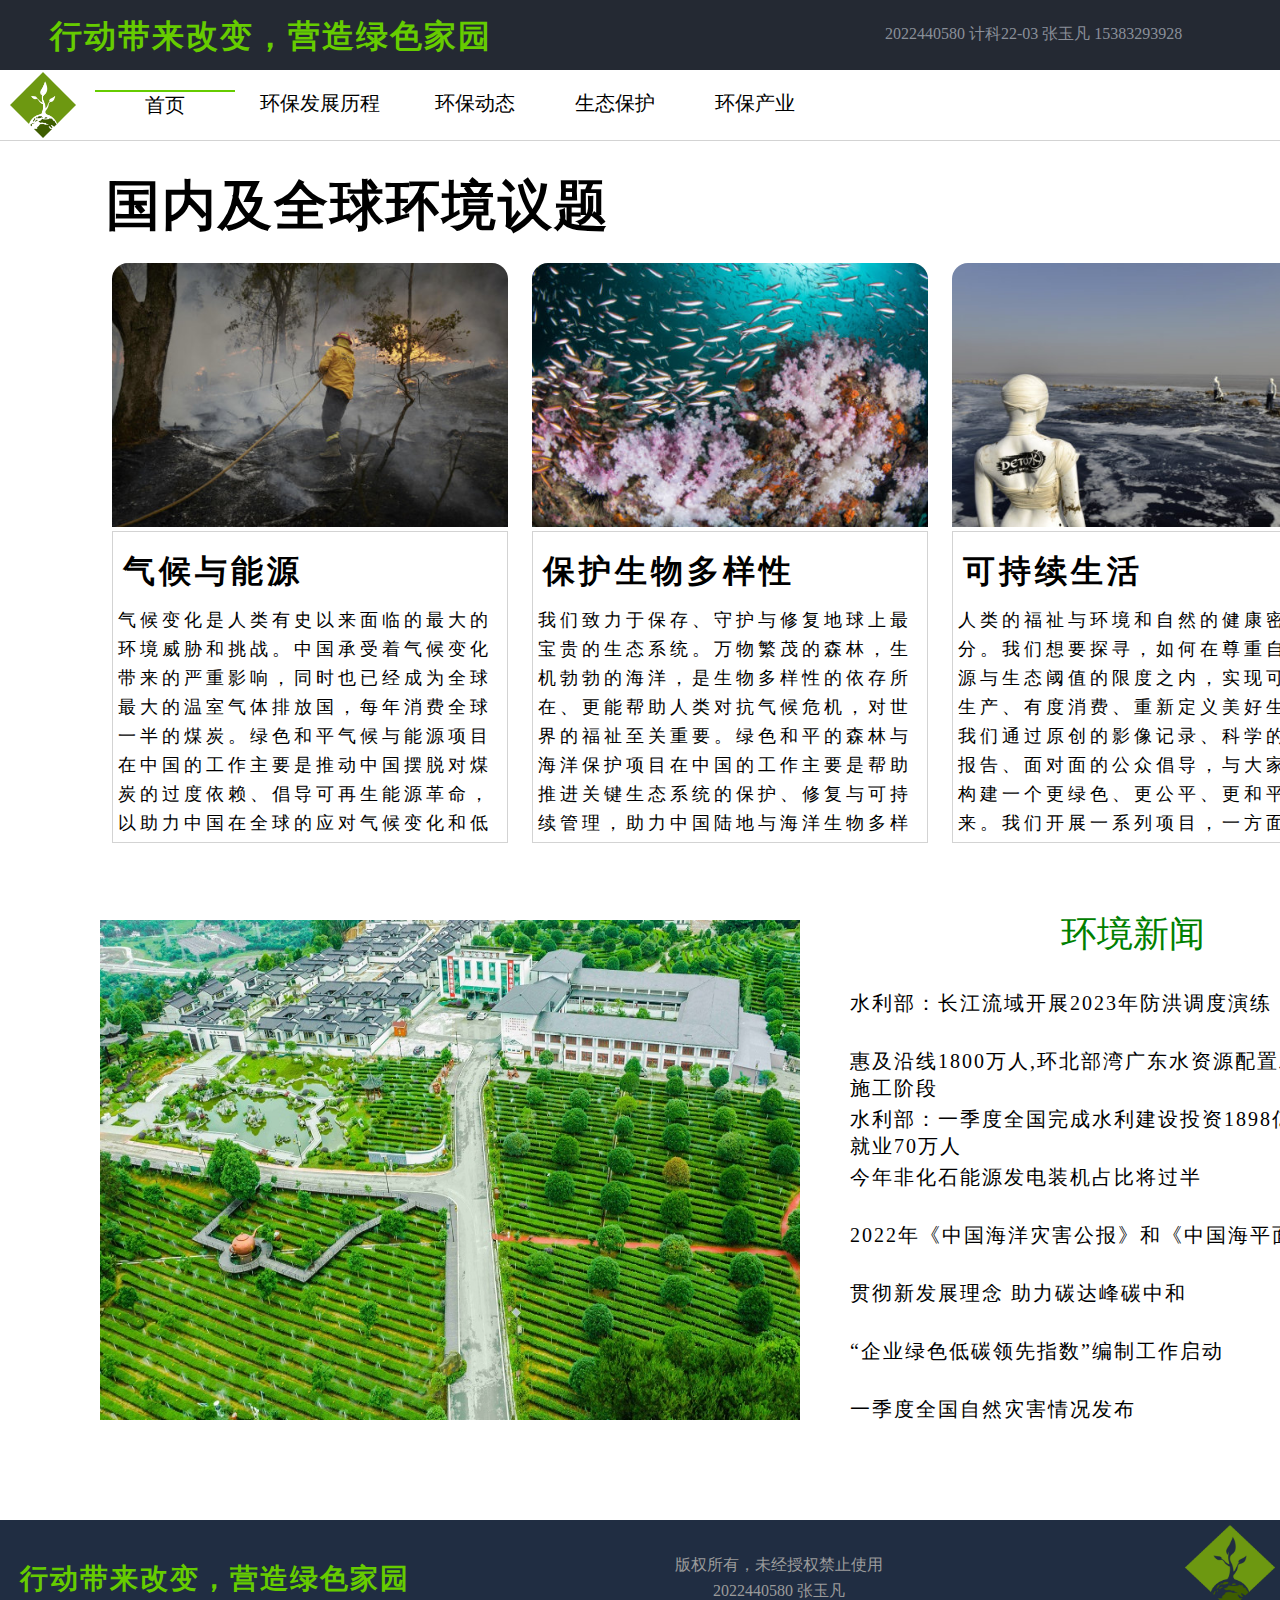
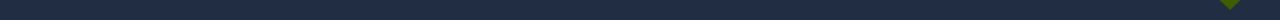
<file: HTML/Index.html>
<!DOCTYPE html>
<html lang="zh">
<head>
    <meta charset="UTF-8">
    <title>2022440580张玉凡</title>
    <link rel="stylesheet" href="../CSS/Index_page.css">
    <link rel="stylesheet" href="../CSS/Index_frame.css">
    <script src="../Javascript/Main.js" defer></script>
</head>
<body>
    <header class="Header">
        <div class="Header_slogan">
            <span> 行动带来改变，营造绿色家园 </span>
        </div>
        <div class="Header_identity">
            <span>2022440580 计科22-03 张玉凡 15383293928</span>
        </div>
    </header>
    <div class="Menu">
        <div class="Menu_img">
            <img src="../IMG/index/Logo.png" alt="LOGO">
        </div>
        <div class="Menu_cont">
            <ul class="primary">
                <li class="Menu_title" id="back">
                    <a href="../HTML/Index.html" target="_self">首页</a></li>
                <li class="Menu_title" id="develop">
                    <a href="Development.html" target="_self">环保发展历程</a>
                </li>
                <li class="Menu_title">
                    <a href="../HTML/Trends.html" target="_self">环保动态</a>
                </li>
                <li class="Menu_title">
                    <a href="#">生态保护</a>
                    <ul class="second_menu">
                        <li><a href="../Protection/Resource.html" target="_self">气候和能源</a></li>
                        <li><a href="../Protection/Creature.html" target="_self">保护生物多样性</a></li>
                        <li><a href="../Protection/Sustainable.html" target="_self">可持续生活</a></li>
                    </ul>
                <li class="Menu_title"><a href="Industrial.html" target="_self">环保产业</a></li>
            </ul>
        </div>
    </div>

    <div id="index_content">
        <div class="contHeading">
            <p>国内及全球环境议题</p>
        </div>
        <div class="ROLcont">
            <div class="ROL1">
                <div class="Pics">
                    <img src="../IMG/index/ROL1.jpg" alt="气候与能源">
                </div>
                <div class="txt">
                    <h3 class="txtTitle">气候与能源</h3>
                    <p>
                        气候变化是人类有史以来面临的最大的环境威胁和挑战。中国承受着气候变化带来的严重影响，同时也已经成为全球最大的温室气体排放国，每年消费全球一半的煤炭。绿色和平气候与能源项目在中国的工作主要是推动中国摆脱对煤炭的过度依赖、倡导可再生能源革命，以助力中国在全球的应对气候变化和低碳发展进程中发挥更重要的作用。
                    </p>
                </div>
            </div>
            <div class="ROL2">
                <div class="Pics">
                    <img src="../IMG/index/ROL2.jpg" alt="保护生物多样性">
                </div>
                <div class="txt">
                    <h3 class="txtTitle">保护生物多样性</h3>
                    <p>
                        我们致力于保存、守护与修复地球上最宝贵的生态系统。万物繁茂的森林，生机勃勃的海洋，是生物多样性的依存所在、更能帮助人类对抗气候危机，对世界的福祉至关重要。绿色和平的森林与海洋保护项目在中国的工作主要是帮助推进关键生态系统的保护、修复与可持续管理，助力中国陆地与海洋生物多样性下降的趋势得到遏制并逐渐恢复，并助力中国为全球生物多样性保护做出切实贡献。我们尝试讲述一个人与自然和谐共存的故事，让更多的人珍视地球的蓬勃生命力，并能从中受益。
                    </p>
                </div>
            </div>
            <div class="ROL3">
                <div class="Pics">
                    <img src="../IMG/index/ROL3.jpg" alt="可持续生活">
                </div>
                <div class="txt">
                    <h3 class="txtTitle">可持续生活</h3>
                    <p>
                        人类的福祉与环境和自然的健康密不可分。我们想要探寻，如何在尊重自然资源与生态阈值的限度之内，实现可持续生产、有度消费、重新定义美好生活。我们通过原创的影像记录、科学的调研报告、面对面的公众倡导，与大家共同构建一个更绿色、更公平、更和平的未来。我们开展一系列项目，一方面抗击污染行为、推动环境治理、保护公众的健康；一方面倡导可持续消费、减少浪费、提升城市废弃物管理。探索公众发挥点滴力量、参与生态文明建设的路径。
                    </p>
                </div>
            </div>
        </div>
    </div>

    <div id="Pictures">
            <ul>
                <li>
                    <img src="../IMG/index/img1.jpg" alt="1" style="width:800px ">
                </li>
                <li>
                    <img src="../IMG/index/img2.jpg" alt="2">
                </li>
                <li>
                    <img src="../IMG/index/img3.jpg" alt="3">
                </li>
                <li>
                    <img src="../IMG/index/img4.jpg" alt="4">
                </li>
            </ul>
        <div id="leftArrow" class="iconfont icon-arrow-lift"></div> <!-- 左箭头切换按钮 -->
        <div id="rightArrow" class="iconfont icon-arrow-right"></div> <!-- 右箭头切换按钮 -->
        <div id="sliderBtn"></div>
        </div>

        <div class="ecoNews">
            <div class="newsHeading">
                <p>环境新闻</p>
            </div>
            <div class="newsList">
                <ul>
                    <li>水利部：长江流域开展2023年防洪调度演练</li>
                    <li>惠及沿线1800万人,环北部湾广东水资源配置工程进入全线施工阶段</li>
                    <li>水利部：一季度全国完成水利建设投资1898亿元 有效吸纳就业70万人</li>
                    <li>今年非化石能源发电装机占比将过半</li>
                    <li>2022年《中国海洋灾害公报》和《中国海平面公报》发布</li>
                    <li>贯彻新发展理念 助力碳达峰碳中和</li>
                    <li>“企业绿色低碳领先指数”编制工作启动</li>
                    <li>一季度全国自然灾害情况发布</li>
                </ul>
            </div>
        </div>

        <footer class="Footer">
                <div class="footerSlogan">
                    <p>行动带来改变，营造绿色家园</p>
                </div>
                <div class="footerTxt">
                    <p>版权所有，未经授权禁止使用</p>
                    <p>2022440580 张玉凡</p>
                </div>
                <div class="footerImg">
                    <img src="../IMG/index/Logo.png" alt="Logo">
                </div>
        </footer>

</body>
</html>
</file>
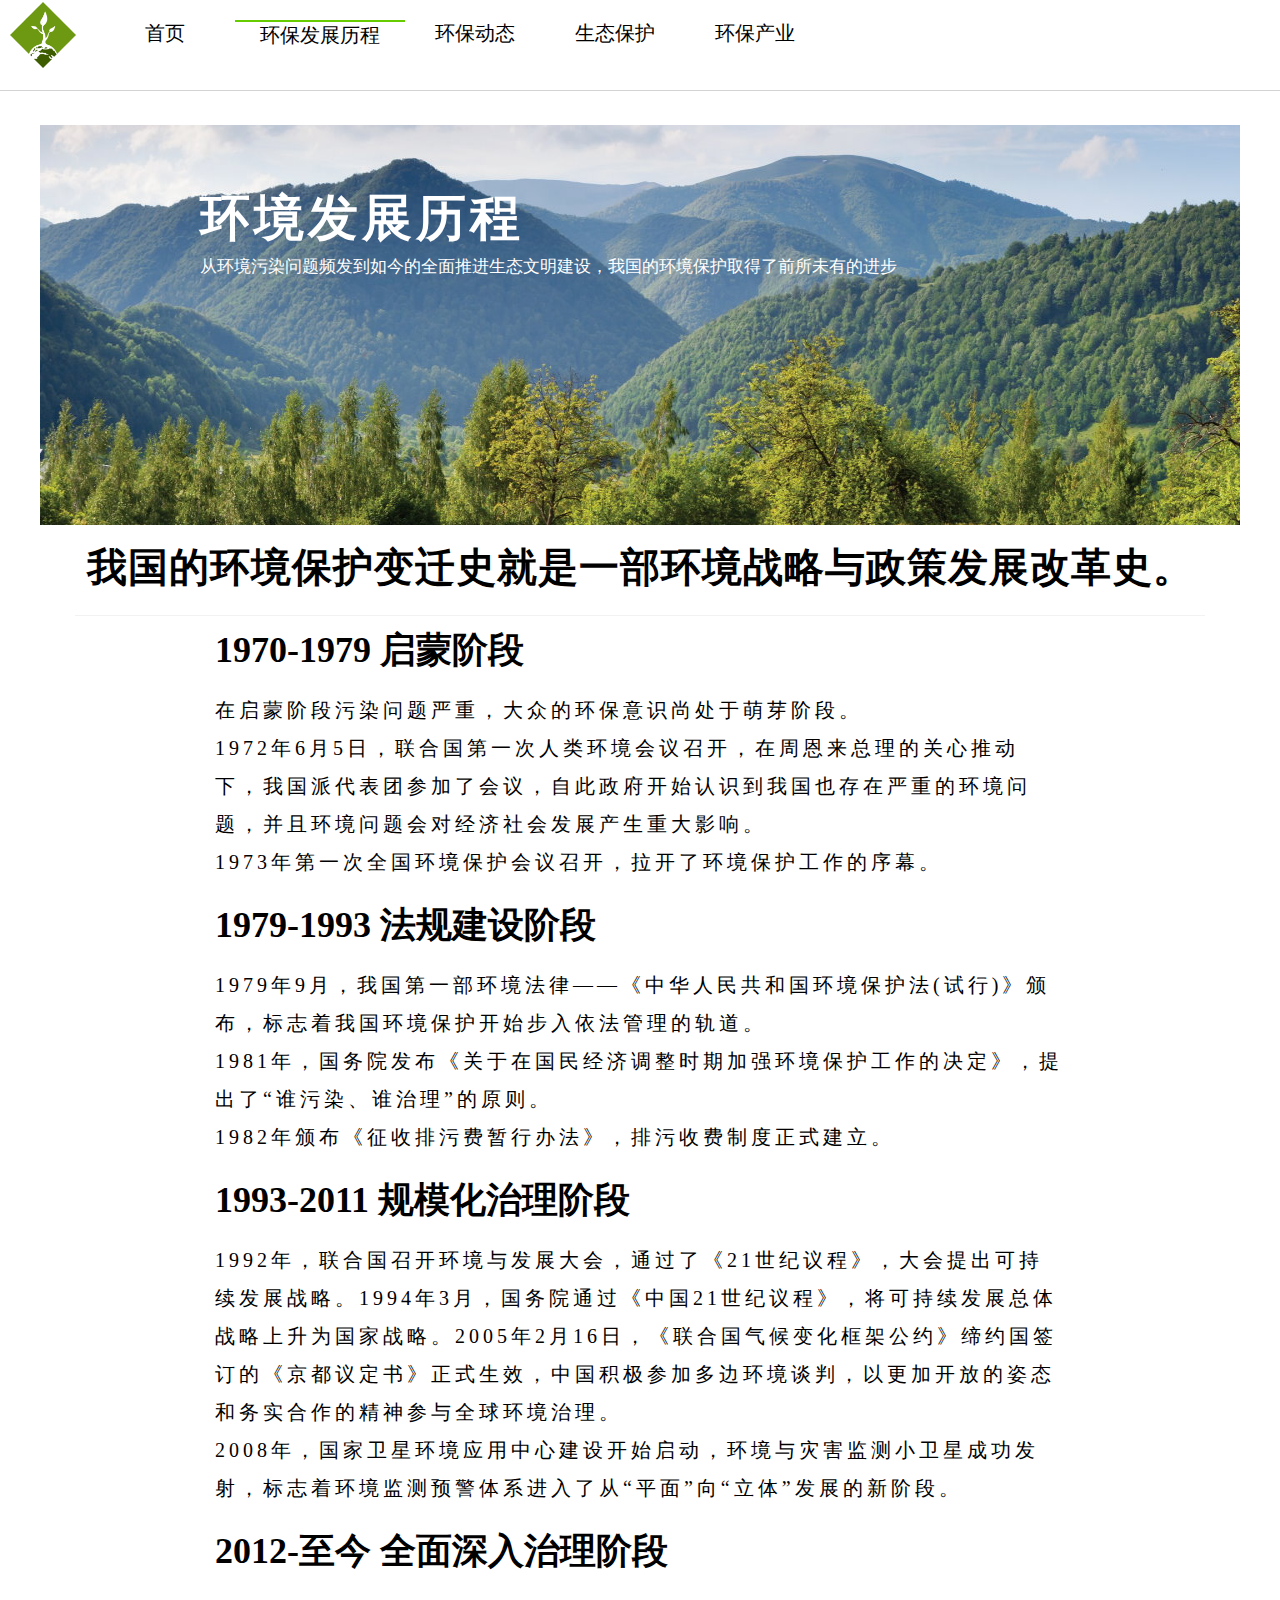
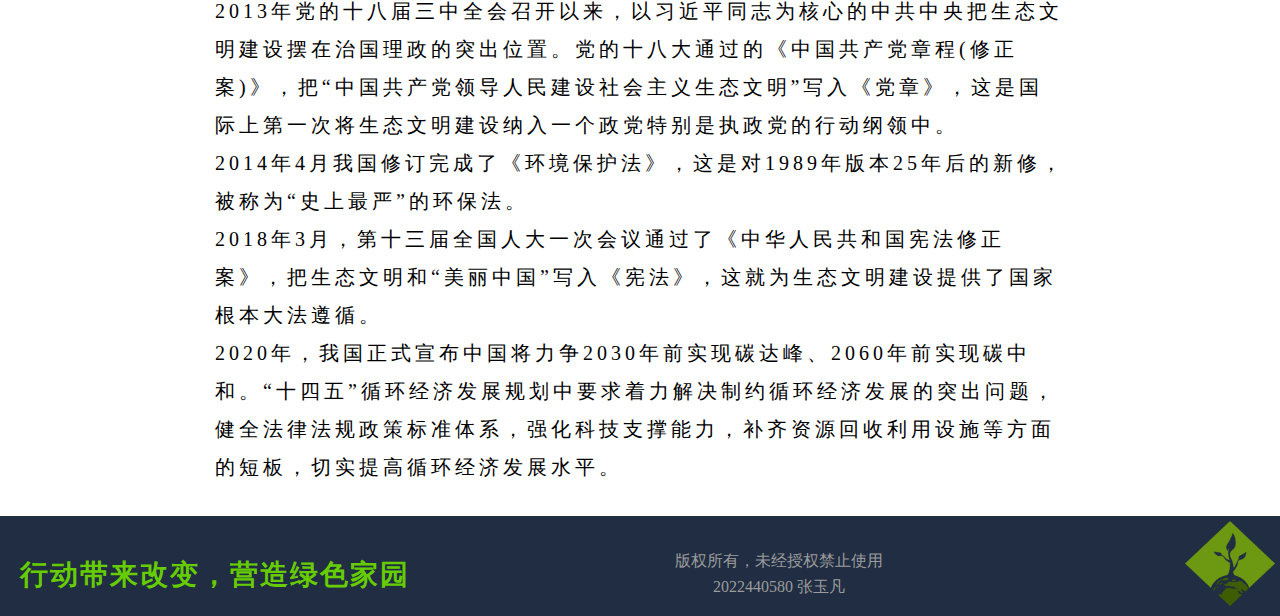
<file: HTML/Development.html>
<!DOCTYPE html>
<html lang="zh">
<head>
    <meta charset="UTF-8">
    <title>环境保护发展历程</title>
    <link rel="stylesheet" href="../CSS/Frame.css">
    <link rel="stylesheet" href="../CSS/Development.css">
</head>
<body>

<div class="Menu">
    <div class="Menu_img">
        <img src="../IMG/index/Logo.png" alt="LOGO">
    </div>
    <div class="Menu_cont">
        <ul class="primary">
            <li class="Menu_title" id="back">
                <a href="../HTML/Index.html" target="_self">首页</a></li>
            <li class="Menu_title" id="develop">
                <a href="Development.html" target="_self">环保发展历程</a>
            </li>
            <li class="Menu_title">
                <a href="../HTML/Trends.html" target="_self">环保动态</a>
            </li>
            <li class="Menu_title">
                <a href="#">生态保护</a>
                <ul class="second_menu">
                    <li><a href="../Protection/Resource.html" target="_self">气候和能源</a></li>
                    <li><a href="../Protection/Creature.html" target="_self">保护生物多样性</a></li>
                    <li><a href="../Protection/Sustainable.html" target="_self">可持续生活</a></li>
                </ul>
            <li class="Menu_title"><a href="Industrial.html" target="_self">环保产业</a></li>
        </ul>
    </div>
</div>


    <div class="Heading_cont">
        <div class="headImg">
            <img src="../IMG/Development/1.jpg" alt="Heading">
        </div>
        <div class="headTitle">
            <h2>环境发展历程</h2>
        </div>
        <div class="headTxt">
            <p>从环境污染问题频发到如今的全面推进生态文明建设，我国的环境保护取得了前所未有的进步</p>
        </div>
    </div>

    <div class="mainContent">
        <div class="mainTitle">
            <h2>我国的环境保护变迁史就是一部环境战略与政策发展改革史。</h2>
        </div>

        <div class="para1">
            <h1>
                1970-1979 启蒙阶段
            </h1>
            <p>
                在启蒙阶段污染问题严重，大众的环保意识尚处于萌芽阶段。<br/>1972年6月5日，联合国第一次人类环境会议召开，在周恩来总理的关心推动下，我国派代表团参加了会议，自此政府开始认识到我国也存在严重的环境问题，并且环境问题会对经济社会发展产生重大影响。<br/>1973年第一次全国环境保护会议召开，拉开了环境保护工作的序幕。
            </p>
        </div>

        <div class="para2">
            <h1>
                1979-1993 法规建设阶段
            </h1>
            <p>
                1979年9月，我国第一部环境法律——《中华人民共和国环境保护法(试行)》颁布，标志着我国环境保护开始步入依法管理的轨道。 <br/>1981年，国务院发布《关于在国民经济调整时期加强环境保护工作的决定》，提出了“谁污染、谁治理”的原则。<br/>1982年颁布《征收排污费暂行办法》，排污收费制度正式建立。
            </p>
        </div>

        <div class="para3">
            <h1>
                1993-2011 规模化治理阶段
            </h1>
            <p>
                1992年，联合国召开环境与发展大会，通过了《21世纪议程》，大会提出可持续发展战略。1994年3月，国务院通过《中国21世纪议程》，将可持续发展总体战略上升为国家战略。2005年2月16日，《联合国气候变化框架公约》缔约国签订的《京都议定书》正式生效，中国积极参加多边环境谈判，以更加开放的姿态和务实合作的精神参与全球环境治理。<br/>2008年，国家卫星环境应用中心建设开始启动，环境与灾害监测小卫星成功发射，标志着环境监测预警体系进入了从“平面”向“立体”发展的新阶段。
            </p>
        </div>

        <div class="para4">
            <h1>
                2012-至今 全面深入治理阶段
            </h1>
            <p>
                2013年党的十八届三中全会召开以来，以习近平同志为核心的中共中央把生态文明建设摆在治国理政的突出位置。党的十八大通过的《中国共产党章程(修正案)》，把“中国共产党领导人民建设社会主义生态文明”写入《党章》，这是国际上第一次将生态文明建设纳入一个政党特别是执政党的行动纲领中。
                <br/>2014年4月我国修订完成了《环境保护法》，这是对1989年版本25年后的新修，被称为“史上最严”的环保法。
                <br/>2018年3月，第十三届全国人大一次会议通过了《中华人民共和国宪法修正案》，把生态文明和“美丽中国”写入《宪法》，这就为生态文明建设提供了国家根本大法遵循。
                <br/>2020年，我国正式宣布中国将力争2030年前实现碳达峰、2060年前实现碳中和。“十四五”循环经济发展规划中要求着力解决制约循环经济发展的突出问题，健全法律法规政策标准体系，强化科技支撑能力，补齐资源回收利用设施等方面的短板，切实提高循环经济发展水平。
            </p>
        </div>
    </div>




    <footer class="Footer">
        <div class="footerSlogan">
            <p>行动带来改变，营造绿色家园</p>
        </div>
        <div class="footerTxt">
            <p>版权所有，未经授权禁止使用</p>
            <p>2022440580 张玉凡</p>
            <p></p>
            <p></p>
        </div>
        <div class="footerImg">
            <img src="../IMG/index/Logo.png" alt="Logo">
        </div>
    </footer>

</body>
</html>
</file>
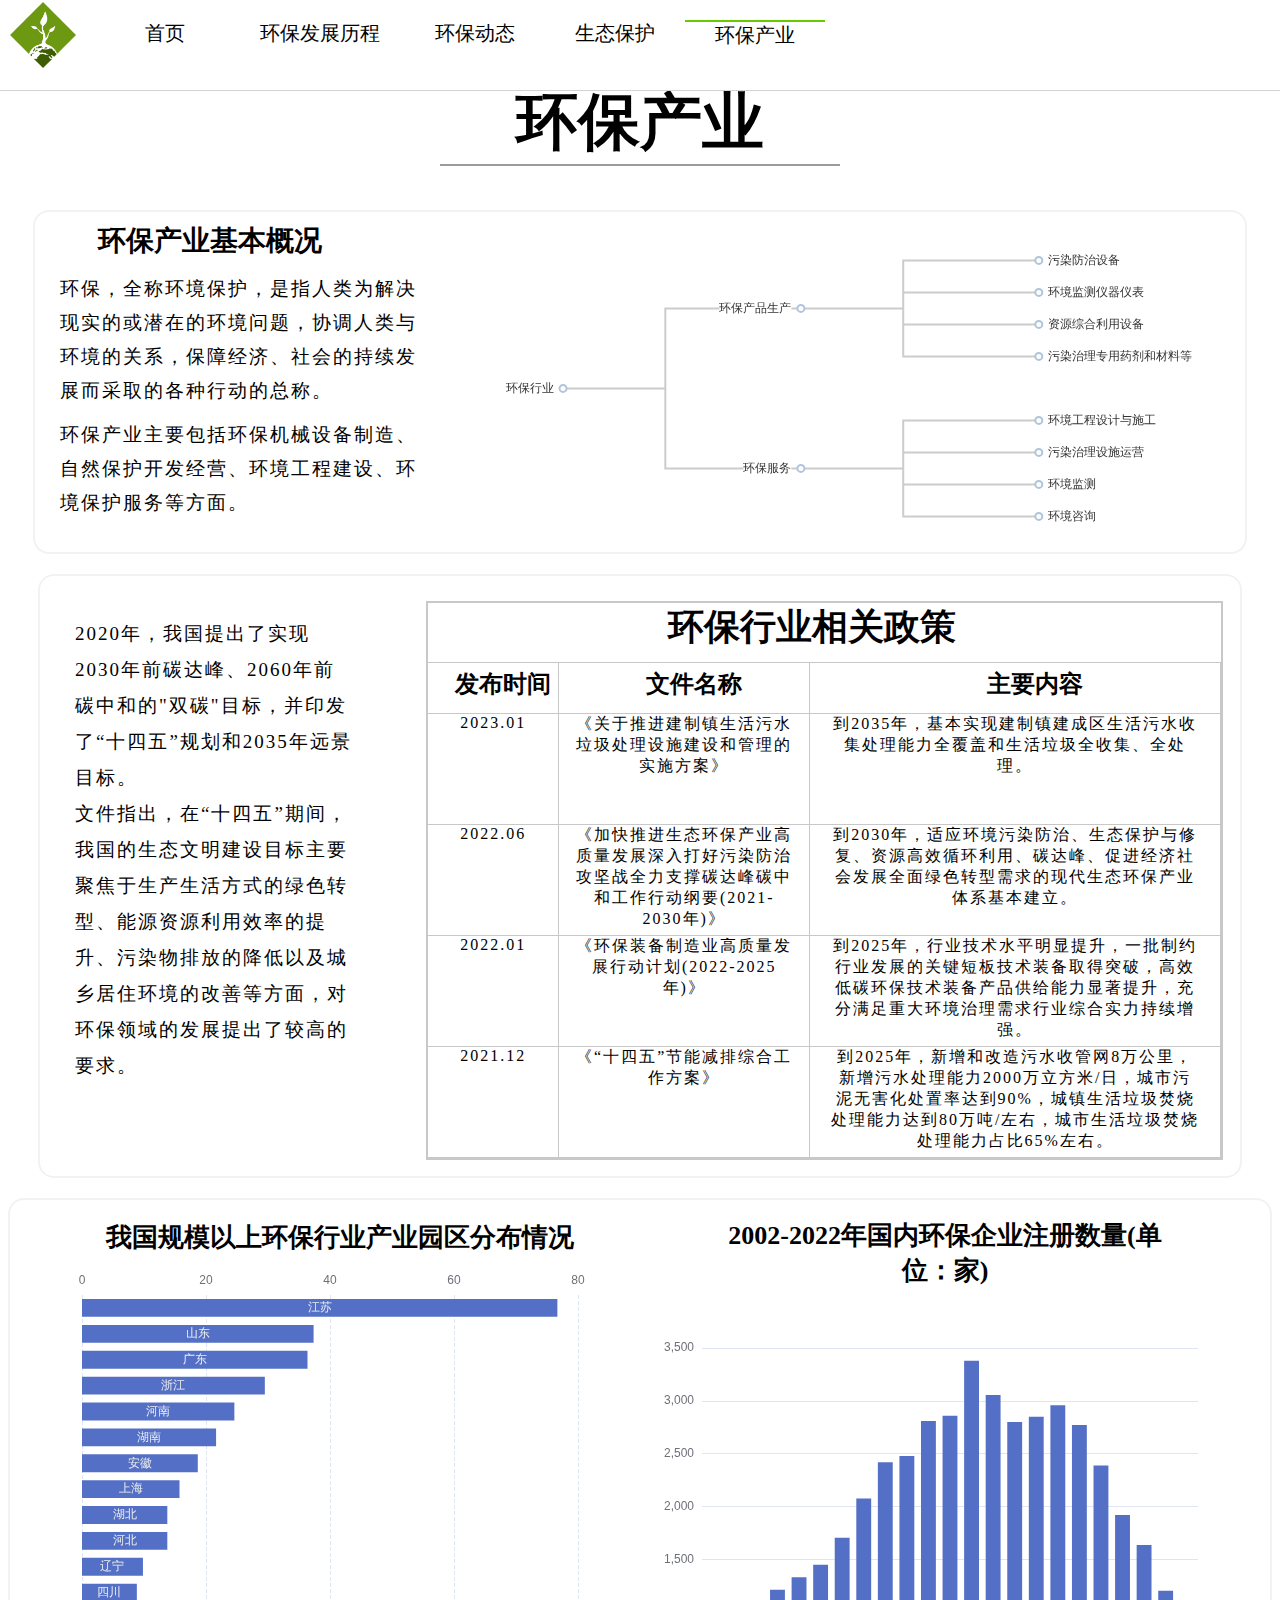
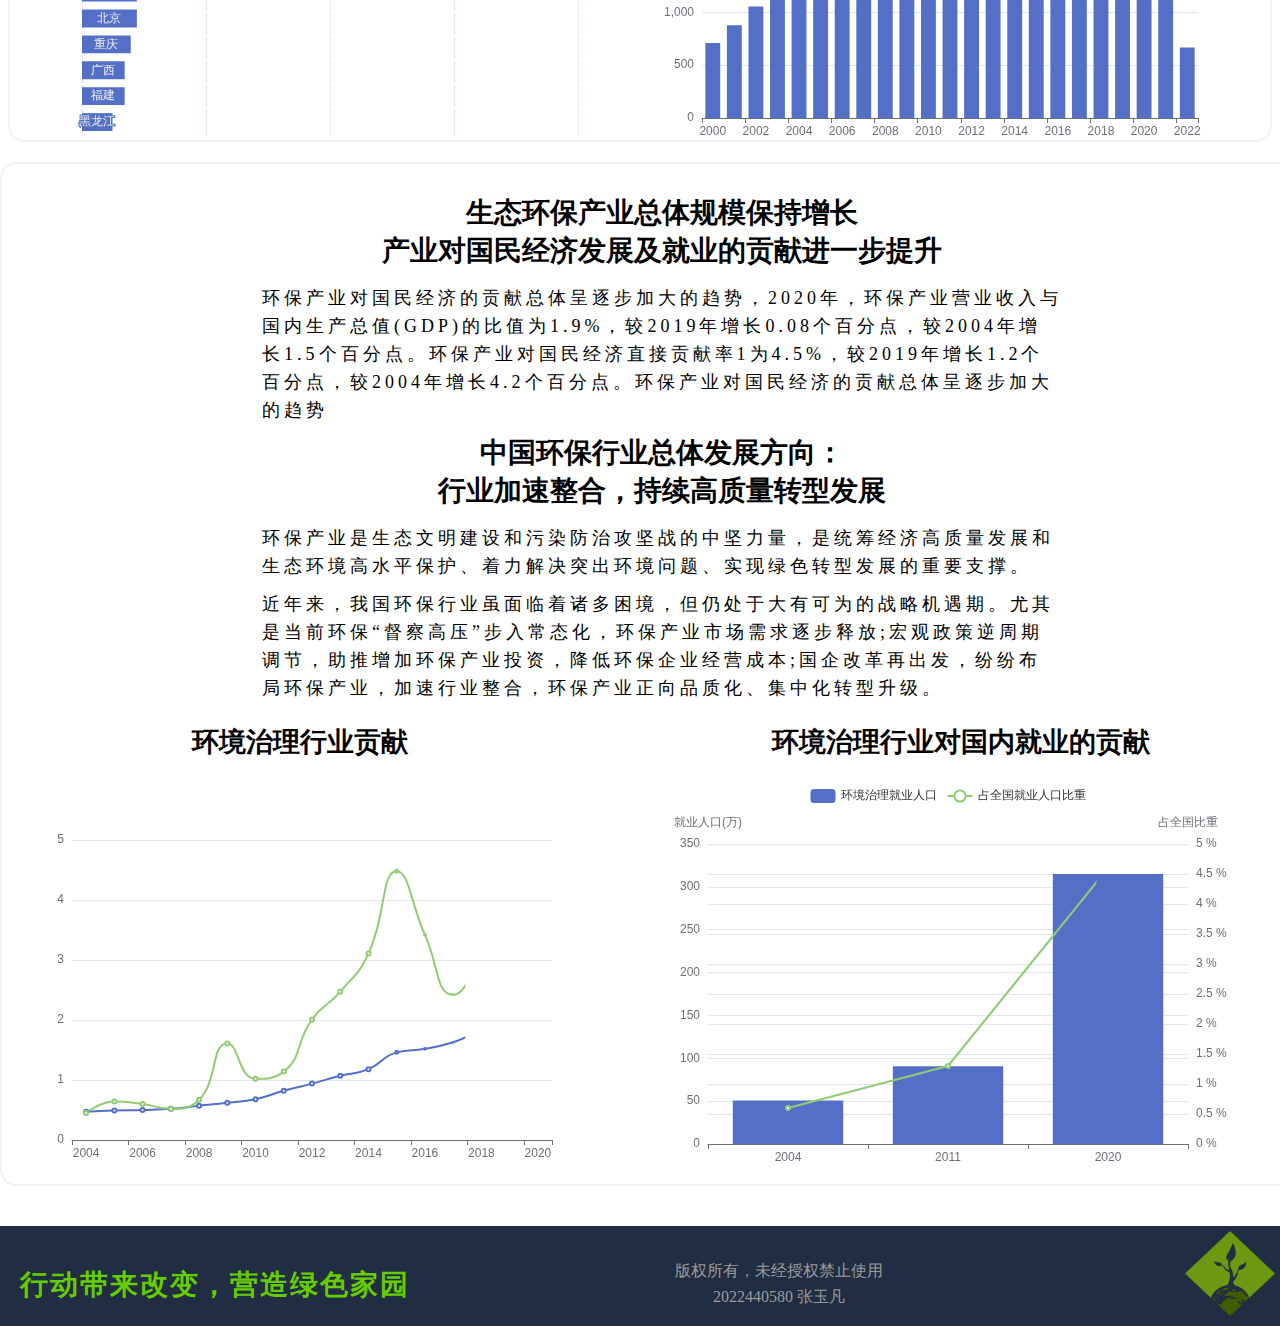
<file: HTML/Industrial.html>
<!DOCTYPE html>
<html lang="zh">
<head>
    <meta charset="UTF-8">
    <title>环保产业</title>
    <link rel="stylesheet" href="../CSS/Frame.css">
    <link rel="stylesheet" href="../CSS/Industries.css">
    <script src="../Javascript/echarts.min.js" defer></script>
    <script src="../Javascript/Industry.js" defer></script>
</head>
<body>
<div class="Menu">
    <div class="Menu_img">
        <img src="../IMG/index/Logo.png" alt="LOGO">
    </div>
    <div class="Menu_cont">
        <ul class="primary">
            <li class="Menu_title" id="back">
                <a href="../HTML/Index.html" target="_self">首页</a></li>
            <li class="Menu_title" id="develop">
                <a href="Development.html" target="_self">环保发展历程</a>
            </li>
            <li class="Menu_title">
                <a href="../HTML/Trends.html" target="_self">环保动态</a>
            </li>
            <li class="Menu_title">
                <a href="#">生态保护</a>
                <ul class="second_menu">
                    <li><a href="../Protection/Resource.html" target="_self">气候和能源</a></li>
                    <li><a href="../Protection/Creature.html" target="_self">保护生物多样性</a></li>
                    <li><a href="../Protection/Sustainable.html" target="_self">可持续生活</a></li>
                </ul>
            <li class="Menu_title" id="industry"><a href="Industrial.html" target="_self">环保产业</a></li>
        </ul>
    </div>
</div>

    <div class="industryTitle">
            <h1>环保产业</h1>
    </div>

    <div class="general">
        <div class="generalTxt">
            <div class="heading">
                <h2>环保产业基本概况</h2>
            </div>
            <div class="content">
                <p>环保，全称环境保护，是指人类为解决现实的或潜在的环境问题，协调人类与环境的关系，保障经济、社会的持续发展而采取的各种行动的总称。</p>
                <p class="Para2">环保产业主要包括环保机械设备制造、自然保护开发经营、环境工程建设、环境保护服务等方面。</p>
            </div>
        </div>
        <div id="generalGraph">

        </div>
    </div>

    <div class="policy">
        <div class="policyTxt">
                <div class="content" id="policyCont">
                    <p>2020年，我国提出了实现2030年前碳达峰、2060年前碳中和的"双碳"目标，并印发了“十四五”规划和2035年远景目标。</p>
                        <p>文件指出，在“十四五”期间，我国的生态文明建设目标主要聚焦于生产生活方式的绿色转型、能源资源利用效率的提升、污染物排放的降低以及城乡居住环境的改善等方面，对环保领域的发展提出了较高的要求。</p>
                </div>
        </div>
            <div class="policyTable">
                <table class="mainTable">
<!--                    <thead class="policyTitle">环保行业相关政策</thead>-->
                    <tr>
                        <th>环保行业相关政策</th>
                    </tr>
                    <tr class="tableHead">
                        <td>发布时间</td>
                        <td>文件名称</td>
                        <td>主要内容</td>
                    </tr>
                    <tr class="tableDetail">
                        <td>2023.01</td>
                        <td>《关于推进建制镇生活污水垃圾处理设施建设和管理的实施方案》</td>
                        <td>到2035年，基本实现建制镇建成区生活污水收集处理能力全覆盖和生活垃圾全收集、全处理。</td>
                    </tr>
                    <tr class="tableDetail">
                        <td>2022.06</td>
                        <td>《加快推进生态环保产业高质量发展深入打好污染防治攻坚战全力支撑碳达峰碳中和工作行动纲要(2021-2030年)》</td>
                        <td>到2030年，适应环境污染防治、生态保护与修复、资源高效循环利用、碳达峰、促进经济社会发展全面绿色转型需求的现代生态环保产业体系基本建立。</td>
                    </tr>
                    <tr class="tableDetail">
                        <td>2022.01</td>
                        <td>《环保装备制造业高质量发展行动计划(2022-2025年)》</td>
                        <td>到2025年，行业技术水平明显提升，一批制约行业发展的关键短板技术装备取得突破，高效低碳环保技术装备产品供给能力显著提升，充分满足重大环境治理需求行业综合实力持续增强。</td>
                    </tr>
                    <tr class="tableDetail">
                        <td>2021.12</td>
                        <td>《“十四五”节能减排综合工作方案》</td>
                        <td>到2025年，新增和改造污水收管网8万公里，新增污水处理能力2000万立方米/日，城市污泥无害化处置率达到90%，城镇生活垃圾焚烧处理能力达到80万吨/左右，城市生活垃圾焚烧处理能力占比65%左右。</td>
                    </tr>
                </table>
            </div>
    </div>

    <div class="distribution">
        <div class="column">
            <div class="columnTxt">
                <h2>我国规模以上环保行业产业园区分布情况</h2>
            </div>
            <div id="columnParagraph"></div>
        </div>
        <div class="regions">
            <div class="regionChartTxt">
                <h2>2002-2022年国内环保企业注册数量(单位：家)</h2>
            </div>
            <div id="regionsParagraph">

            </div>
        </div>
    </div>
    <div class="Tendency">
        <div class="tendencyTxt">
            <div class="tendencyTitle">
                <h2>生态环保产业总体规模保持增长<br/>产业对国民经济发展及就业的贡献进一步提升</h2>
            </div>
            <div class="tendencyCont">
                <p>
                    环保产业对国民经济的贡献总体呈逐步加大的趋势，2020年，环保产业营业收入与国内生产总值(GDP)的比值为1.9%，较2019年增长0.08个百分点，较2004年增长1.5个百分点。环保产业对国民经济直接贡献率1为4.5%，较2019年增长1.2个百分点，较2004年增长4.2个百分点。环保产业对国民经济的贡献总体呈逐步加大的趋势
                </p>
            </div>
            <div class="tendencyTitle" id="txt2">
                <h2>中国环保行业总体发展方向：<br/>行业加速整合，持续高质量转型发展</h2>
            </div>
            <div class="tendencyCont">
                <p>
                    环保产业是生态文明建设和污染防治攻坚战的中坚力量，是统筹经济高质量发展和生态环境高水平保护、着力解决突出环境问题、实现绿色转型发展的重要支撑。
                </p>
                <p style="margin-top: 10px">
                    近年来，我国环保行业虽面临着诸多困境，但仍处于大有可为的战略机遇期。尤其是当前环保“督察高压”步入常态化，环保产业市场需求逐步释放;宏观政策逆周期调节，助推增加环保产业投资，降低环保企业经营成本;国企改革再出发，纷纷布局环保产业，加速行业整合，环保产业正向品质化、集中化转型升级。
                </p>
            </div>
        </div>
        <div class="tendencyCharts">
            <div class="Contribution">
                <div class="contributeTitle">
                    <h2>
                         环境治理行业贡献
                    </h2>
                    <div id="contribution"></div>
                </div>
            </div>
             <div class="Employment">
                 <div class="employmentTitle">
                     <h2>
                         环境治理行业对国内就业的贡献
                     </h2>
                 </div>
                 <div id="employment"></div>
             </div>
        </div>
    </div>

<footer class="Footer">
    <div class="footerSlogan">
        <p>行动带来改变，营造绿色家园</p>
    </div>
    <div class="footerTxt">
        <p>版权所有，未经授权禁止使用</p>
        <p>2022440580 张玉凡</p>
        <p></p>
        <p></p>
    </div>
    <div class="footerImg">
        <img src="../IMG/index/Logo.png" alt="Logo">
    </div>
</footer>
</body>
</html>
</file>
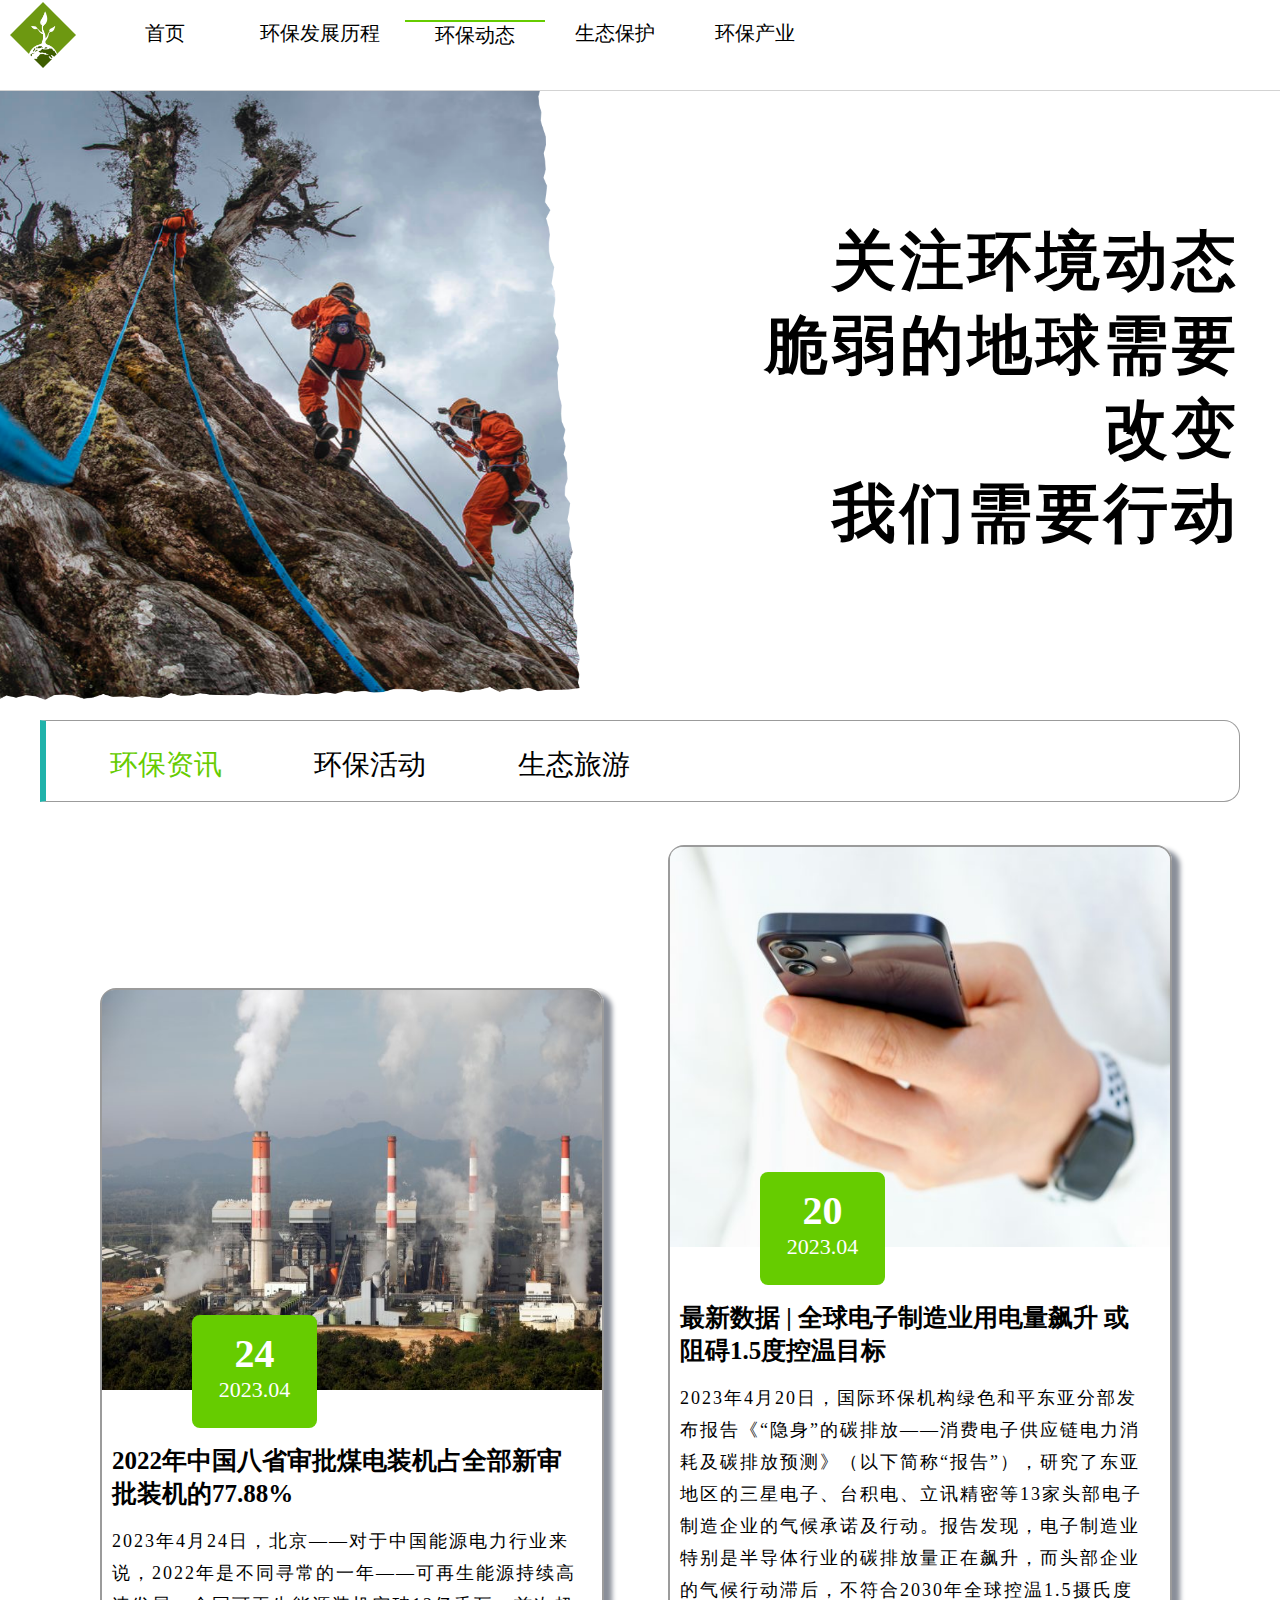
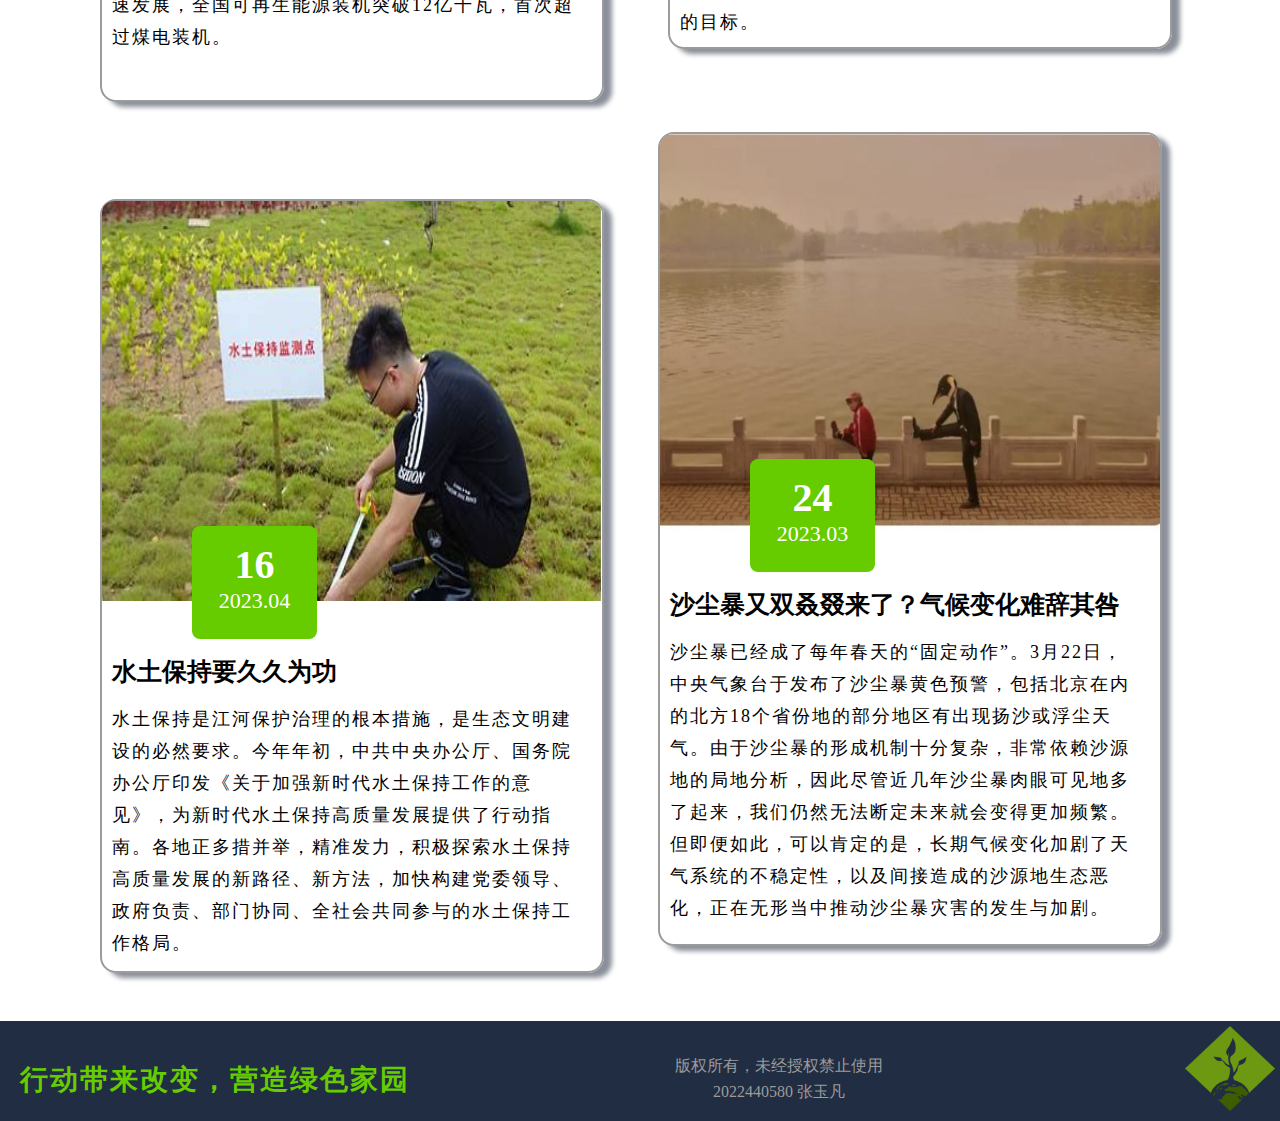
<file: HTML/Trends.html>
<!DOCTYPE html>
<html lang="zh">
<head>
    <meta charset="UTF-8">
    <title>环保动态</title>
    <link rel="stylesheet" href="../CSS/Frame.css">
    <link rel="stylesheet" href="../CSS/Trends.css">
    <script src="../Javascript/Main.js" defer></script>
</head>
<body>

<div class="Menu">
    <div class="Menu_img">
      <img src="../IMG/index/Logo.png" alt="LOGO">
    </div>
      <div class="Menu_cont">
          <ul class="primary">
            <li class="Menu_title" id="back">
              <a href="../HTML/Index.html" target="_self">首页</a></li>
            <li class="Menu_title" id="develop">
              <a href="Development.html" target="_self">环保发展历程</a>
            </li>
            <li class="Menu_title" id="Trends">
              <a href="../HTML/Trends.html" target="_self">环保动态</a>
            </li>
            <li class="Menu_title">
              <a href="#">生态保护</a>
                <ul class="second_menu">
                  <li><a href="../Protection/Resource.html" target="_self">气候和能源</a></li>
                  <li><a href="../Protection/Creature.html" target="_self">保护生物多样性</a></li>
                  <li><a href="../Protection/Sustainable.html" target="_self">可持续生活</a></li>
                </ul>
            <li class="Menu_title"><a href="Industrial.html" target="_self">环保产业</a></li>
          </ul>
      </div>
</div>

    <div class="headContainer">
        <div class="headingImg">
            <img src="../IMG/Trends/heading.png" alt="动态">
        </div>
        <div class="HCTxt">
            <p>关注环境动态</p>
            <p>脆弱的地球需要改变</p>
            <p>我们需要行动</p>
        </div>
    </div>

    <div class="searching">
        <div class="searchList">
            <ul class="Search">
                <li class="searchFirst"><p id="1" class="src2 searchme">环保资讯</p></li>
                <li ><p id="2" class="src1 searchme">环保活动</p></li>
                <li ><p id="3" class="sec1 searchme">生态旅游</p></li>
            </ul>
        </div>
    </div>

    <div class="trendsNews" id="box1">
        <div class="News News1">
            <div class="newsImg">
                <img src="../IMG/Trends/Info/coal.jpg" alt="煤电装机">
            </div>
            <div class="newsDate">
                <h3>24</h3>
                <p>2023.04</p>
            </div>
            <div class="newsTxt">
                <h2>2022年中国八省审批煤电装机占全部新审批装机的77.88%</h2>
                <p>2023年4月24日，北京——对于中国能源电力行业来说，2022年是不同寻常的一年——可再生能源持续高速发展，全国可再生能源装机突破12亿千瓦，首次超过煤电装机。</p>
            </div>
        </div>

        <div class="News News2" id="infoNews2">
            <div class="newsImg">
                <img src="../IMG/Trends/Info/elect.jpg" alt="电子制造">
            </div>
            <div class="newsDate">
                <h3>20</h3>
                <p>2023.04</p>
            </div>
            <div class="newsTxt">
                <h2>最新数据 | 全球电子制造业用电量飙升 或阻碍1.5度控温目标</h2>
                <p>2023年4月20日，国际环保机构绿色和平东亚分部发布报告《“隐身”的碳排放——消费电子供应链电力消耗及碳排放预测》（以下简称“报告”），研究了东亚地区的三星电子、台积电、立讯精密等13家头部电子制造企业的气候承诺及行动。报告发现，电子制造业特别是半导体行业的碳排放量正在飙升，而头部企业的气候行动滞后，不符合2030年全球控温1.5摄氏度的目标。</p>
            </div>
        </div>

        <div class="News News3" id="infoNews3">
            <div class="newsImg">
                <img src="../IMG/Trends/Info/conservative.jpg" alt="水土保持">
            </div>
            <div class="newsDate">
                <h3>16</h3>
                <p>2023.04</p>
            </div>
            <div class="newsTxt">
                <h2>水土保持要久久为功</h2>
                <p>水土保持是江河保护治理的根本措施，是生态文明建设的必然要求。今年年初，中共中央办公厅、国务院办公厅印发《关于加强新时代水土保持工作的意见》，为新时代水土保持高质量发展提供了行动指南。各地正多措并举，精准发力，积极探索水土保持高质量发展的新路径、新方法，加快构建党委领导、政府负责、部门协同、全社会共同参与的水土保持工作格局。</p>
            </div>
        </div>

        <div class="News News4" id="infoNews4">
            <div class="newsImg">
                <img src="../IMG/Trends/Info/sandStorm.jpg" alt="沙尘暴">
            </div>
            <div class="newsDate">
                <h3>24</h3>
                <p>2023.03</p>
            </div>
            <div class="newsTxt">
                <h2>沙尘暴又双叒叕来了？气候变化难辞其咎</h2>
                <p>沙尘暴已经成了每年春天的“固定动作”。3月22日，中央气象台于发布了沙尘暴黄色预警，包括北京在内的北方18个省份地的部分地区有出现扬沙或浮尘天气。由于沙尘暴的形成机制十分复杂，非常依赖沙源地的局地分析，因此尽管近几年沙尘暴肉眼可见地多了起来，我们仍然无法断定未来就会变得更加频繁。但即便如此，可以肯定的是，长期气候变化加剧了天气系统的不稳定性，以及间接造成的沙源地生态恶化，正在无形当中推动沙尘暴灾害的发生与加剧。</p>
            </div>
        </div>

    </div>

    <div class="trendsNews" id="box2">
        <div class="News News1">
            <div class="newsImg">
                <img src="../IMG/Trends/Activity/Earth.jpg" alt="地球保护日">
            </div>
            <div class="newsDate">
                <h3>22</h3>
                <p>2023.04</p>
            </div>
            <div class="newsTxt">
                <h2>绿色和平上线绿色经济追踪平台 助力实现气候目标和低碳转型</h2>
                <p>地球是人类赖以生存的唯一家园，而气候变化已成为当今世界面临的重大挑战之一。2023年4月22日世界地球日以“投资我们的地球（Invest In Our Planet）”为主题，再次强调了气候危机之下保护地球环境保护、促进可持续发展的重要性和紧迫性。</p>
            </div>
        </div>

        <div class="News News2" id="activityNews2">
            <div class="newsImg">
                <img src="../IMG/Trends/Activity/WorldClimate.jpg" alt="世界气象日">
            </div>
            <div class="newsDate">
                <h3>23</h3>
                <p>2023.03</p>
            </div>
            <div class="newsTxt">
                <h2>世界气象日：让2023年成为应对气候变化的变革之年</h2>
                <p>今年世界气象日的主题是“天气气候水，代代向未来”。联合国秘书长古特雷斯在为3月23日世界气象日发表的致辞中呼吁，现在应该结束对大自然残暴无情且毫无意义的战争，实现气候所需要的、也是后代人应得的可持续未来。世界气象组织秘书长塔拉斯也在致辞中强调，天气、气候和水循环不分国界或政治边界，国际合作至关重要。古特雷斯表示，这应当“激励我们所有人履行责任，确保后代人能够拥有更美好的未来”。</p>
            </div>
        </div>

        <div class="News News3" id="activityNews3">
            <div class="newsImg">
                <img src="../IMG/Trends/Activity/Watery.jpg" alt="世界水日">
            </div>
            <div class="newsDate">
                <h3>22</h3>
                <p>2023.03</p>
            </div>
            <div class="newsTxt">
                <h2>联合国水事会议开幕，努力寻求全球水危机的解决方案</h2>
                <p>今天，全球有20亿人（约占世界人口的26%）没有安全饮用水，36亿人缺乏管理得当的卫生设施。有20-30亿人每年至少有一个月会遇到缺水问题，这给他们的生计造成严重风险，尤其是粮食安全和电力供应。在联合国2023年水事会议开幕之际，联合国教科文组织和联合国水机制今天共同发布最新一期《联合国世界水发展报告》，指出全世界有20至30亿人身处缺水困境，如果不加强这一领域的国际合作，缺水问题在未来几十年内将愈演愈烈，城市地区尤甚。</p>
            </div>
        </div>

        <div class="News News4" id="activityNews4">
            <div class="newsImg">
                <img src="../IMG/Trends/Activity/Tree.jpg" alt="植树节">
            </div>
            <div class="newsDate">
                <h3>12</h3>
                <p>2023.03</p>
            </div>
            <div class="newsTxt">
                <h2>植树节，跟着总书记一起种下绿色的希望</h2>
                <p>3月12日，明媚春光中，我们迎来了第45个植树节。十年来每年坚持参加首都义务植树活动；到国内各地考察，多次走进森林、草原、湿地，关心生灵草木；把脉生态文明建设，多次作出重要部署；向国际社会庄严承诺，携手努力，共同推进人与自然和谐共生。习近平总书记始终关心国土绿化事业，引领推进生态文明建设。
                    <br/><b>植树造林，种下的既是绿色树苗，也是祖国的美好未来</b></p>
            </div>
        </div>
    </div>

    <div class="trendsNews" id="box3">
            <div class="News News1" id="tourismNews1">
                <div class="newsImg">
                    <img src="../IMG/Trends/Tourism/Qinghaihu.png" alt="青海湖">
                </div>
                <div class="tourismNewsTxt">
                    <h2>青海湖生态保护和高质量发展取得新成绩</h2>
                    <p>从青海湖裸鲤（俗称湟鱼）资源濒临枯竭到“鱼翔浅底"；从旗舰物种普氏原羚濒临灭绝到种群不断扩大；从面积持续缩小被担忧会成为“第二个罗布泊”，到水位十多年连涨大湖王者归来，青海湖实现了从生态退化恶化逆转到持续向好的华丽“蝶变”。绿水青山出颜值，金山银山有价值。国庆长假期间，青海湖景区接待游客超过10万人次，不论是游客数量还是旅游收入，比去年同期都有增长，比今年“五一”小长假更是大幅回升，并且呈现出人均消费略有上升的喜人态势。</p>
                </div>
            </div>

            <div class="News News2" id="tourismNews2">
                <div class="newsImg">
                    <img src="../IMG/Trends/Tourism/Changbaishan.jpg" alt="长白山">
                </div>
                <div class="tourismNewsTxt">
                    <h2>吉林长白山：生态保护创造出的生产力</h2>
                    <p>林长白山国家级自然保护区（下称长白山自然保护区）是我国最早建立的自然保护区之一。建区60年尤其是党的十八大以来，长白山坚持“保护第一，生态优先”，积极践行“两山”理念，促进保护生态与发展生态旅游相得益彰。长白林海正带动起一条绿色经济发展带，生态保护不断转化成生产力。作为我国北方的生态屏障，长白山坚持在保护中开发，生态旅游快速健康发展，年接待游客从2005年的55万人次增长到2019年的251万余人次。</p>
                </div>
            </div>

            <div class="News News3" id="tourismNews3">
                <div class="newsImg">
                    <img src="../IMG/Trends/Tourism/Snj.png" alt="神农架">
                </div>
                <div class="tourismNewsTxt">
                    <h2>神农架探索“生态保护型”全域旅游</h2>
                    <p>国家于上个世纪60年代大举开发神农架，并于1970年设立神农架林区，成为全国重要的商品材基地，开山伐木的“木头经济”曾是其经济支柱，但伴随开山伐木而来的是诸多生态问题。1982年起，神农架相继建立各类“自然保护区”，开始由资源消耗向资源保护转轨。而今，神农架景区从一隅到全域，产品从单一到多元，旅游服务水平全面提升。这里春有百花，夏有清凉，秋有红叶，冬有瑞雪，一年四季各具特色；养生游、避暑游、冰雪游、野人五项等特色旅游产品日渐成熟。</p>
                </div>
            </div>

            <div class="News News4" id="tourismNews4">
                <div class="newsImg">
                    <img src="../IMG/Trends/Tourism/Yulin.png" alt="热带雨林">
                </div>
                <div class="tourismNewsTxt">
                    <h2>走进西双版纳，赴一场春满人间的雨林盛会</h2>
                    <p>热带雨林赋予了西双版纳独特的旅游资源，为了保护它，“雨林保护行动”正在西双版纳展开。西双版纳热带雨林（亚洲象）国家公园、澜沧江生物多样性与文化多样性保护示范建设也在积极推进中。西双版纳最宝贵的资源就是绿水青山，近年来，西双版纳州不断深化“绿水青山就是金山银山”的理念，始终把生态建设和环境保护作为支撑全州可持续发展的重要基石，因地制宜推进生态文明建设，创建了云南首个“国家生态文明建设示范州”。依托独特的自然生态之美、地理气候之宜、民族风情之韵，西双版纳为人们打造了一张绿色休闲旅游城市名片。</p>
                </div>
            </div>
    </div>

<footer class="Footer">
  <div class="footerSlogan">
    <p>行动带来改变，营造绿色家园</p>
  </div>
  <div class="footerTxt">
    <p>版权所有，未经授权禁止使用</p>
    <p>2022440580 张玉凡</p>
    <p></p>
    <p></p>
  </div>
  <div class="footerImg">
    <img src="../IMG/index/Logo.png" alt="Logo">
  </div>
</footer>
</body>
</html>
</file>
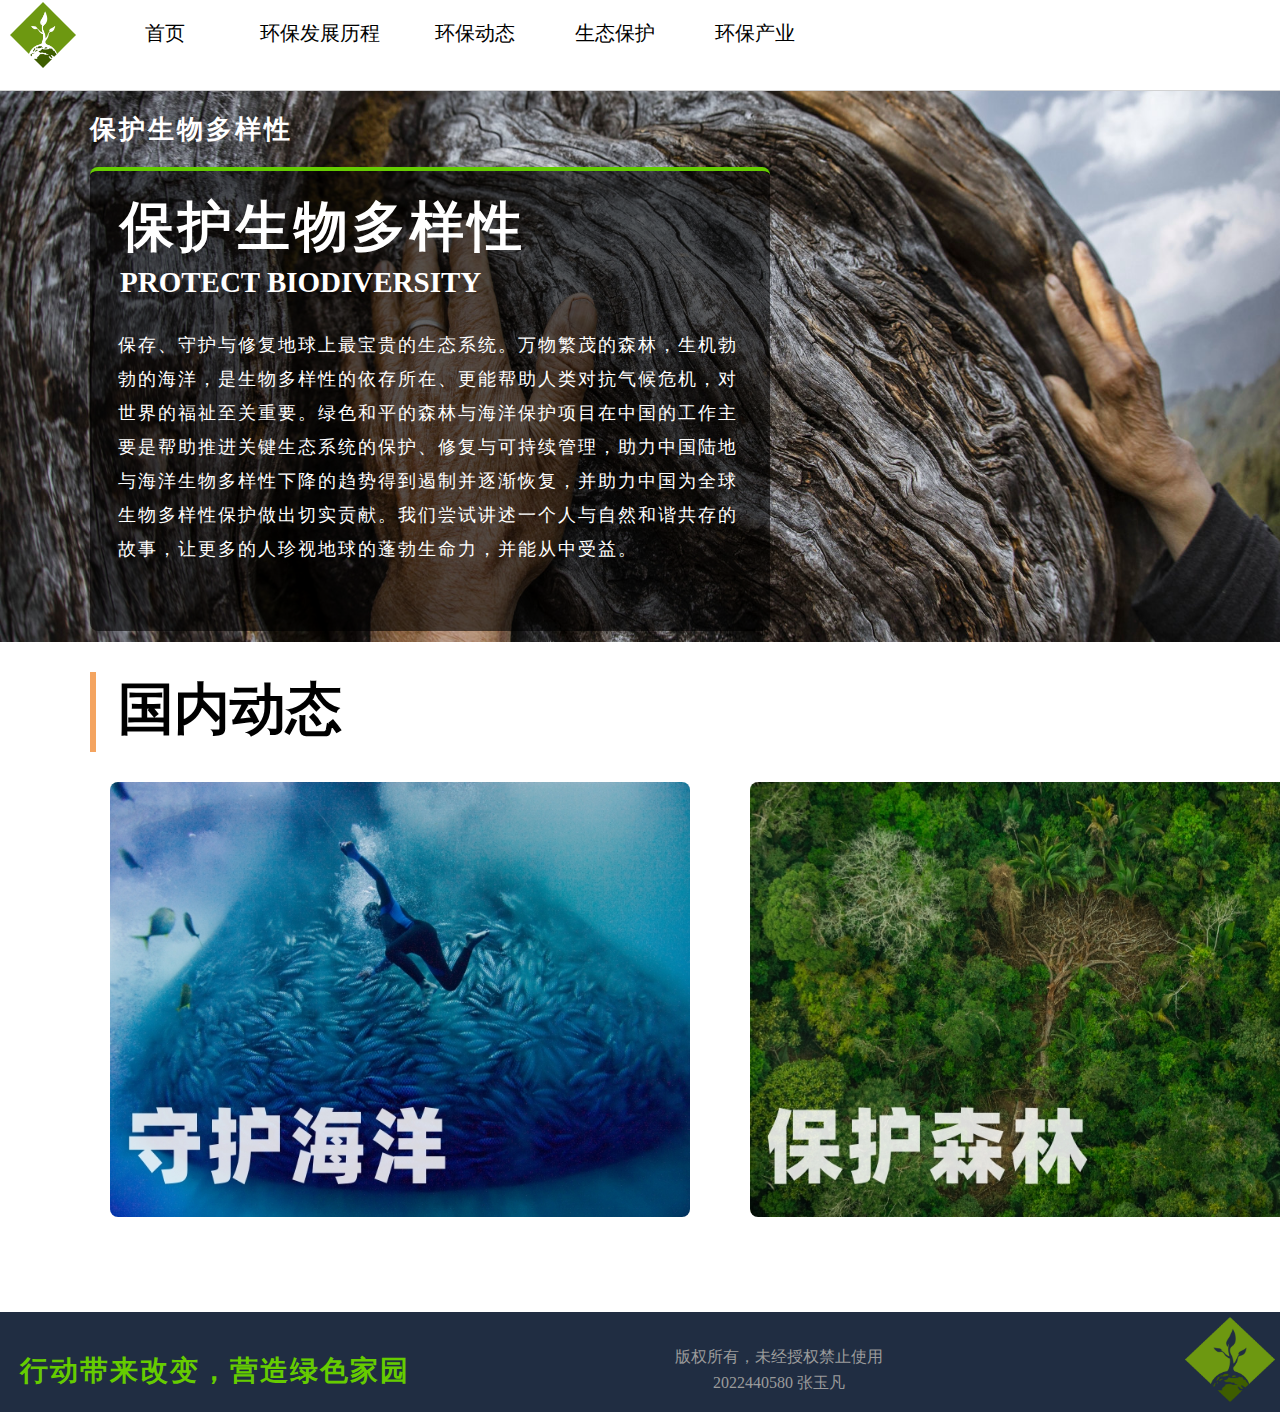
<file: Protection/Creature.html>
<!DOCTYPE html>
<html lang="zh">
<head>
    <meta charset="UTF-8">
    <title>生物多样性</title>
    <link rel="stylesheet" href="../CSS/Frame.css">
    <link rel="stylesheet" href="../CSS/Protection.css">

</head>
<body>
<div class="Menu">
    <div class="Menu_img">
        <img src="../IMG/index/Logo.png" alt="LOGO">
    </div>
    <div class="Menu_cont">
        <ul class="primary">
            <li class="Menu_title" id="back">
                <a href="../HTML/Index.html" target="_self">首页</a></li>
            <li class="Menu_title" id="develop">
                <a href="../HTML/Development.html" target="_self">环保发展历程</a>
            </li>
            <li class="Menu_title">
                <a href="../HTML/Trends.html" target="_self">环保动态</a>
            </li>
            <li class="Menu_title">
                <a href="#">生态保护</a>
                <ul class="second_menu">
                    <li><a href="../Protection/Resource.html" target="_self">气候和能源</a></li>
                    <li><a href="../Protection/Creature.html" target="_self">保护生物多样性</a></li>
                    <li><a href="../Protection/Sustainable.html" target="_self">可持续生活</a></li>
                </ul>
            <li class="Menu_title"><a href="../HTML/Industrial.html" target="_self">环保产业</a></li>
        </ul>
    </div>
</div>


<div class="topContainer">
    <div class="topImg" id="creatureImg">
        <img src="../IMG/Protection/Creature/Creature.jpg" alt="climate">
    </div>
    <div class="topCue">
        <p>保护生物多样性</p>
    </div>
    <div class="content" id="CreatureTxt">
        <div class="contTitle">
            <p>保护生物多样性</p>
        </div>
        <div class="contTitleEN">
            <p>PROTECT BIODIVERSITY</p>
        </div>
        <div class="contTxt" >
            保存、守护与修复地球上最宝贵的生态系统。万物繁茂的森林，生机勃勃的海洋，是生物多样性的依存所在、更能帮助人类对抗气候危机，对世界的福祉至关重要。绿色和平的森林与海洋保护项目在中国的工作主要是帮助推进关键生态系统的保护、修复与可持续管理，助力中国陆地与海洋生物多样性下降的趋势得到遏制并逐渐恢复，并助力中国为全球生物多样性保护做出切实贡献。我们尝试讲述一个人与自然和谐共存的故事，让更多的人珍视地球的蓬勃生命力，并能从中受益。
        </div>
    </div>
</div>

<div class="Project">
    <div class="projectTitle">
        <p>国内动态</p>
    </div>
    <div class="protection">
        <div class="oceanProtect" id="Ocean">
            <div class="itemCreature">
                <div class="flipCreature">
                    <img src="../IMG/Protection/Creature/Ocean.jpg" alt="保护海洋">
                </div>
                <div class="projectTxtCreature">
                    <h3>
                        守护海洋
                    </h3>
                    <p>
                        支持中国渔业的可持续转型，进一步完善渔业管理体系，促进中国近海渔业资源的恢复和保护以及中国远洋渔业的规范有序和高质量发展。促进海洋保护方面的国际沟通与交流，推进全球海洋保护区建设，助力中国参与全球海洋治理，为保护人类共同的海洋提供中国方案。讲述海洋生物多样性保护故事，提升公众的海洋保护意识和知识，促进公众积极参与到海洋保护的行动中。
                    </p>
                </div>
            </div>
        </div>

        <div class="forestProtect" id="Forest">
            <div class="itemCreature">
                <div class="flipCreature">
                    <img src="../IMG/Protection/Creature/Forest.jpg" alt="保护森林">
                </div>
                <div class="projectTxtCreature">
                    <h3>
                        保护森林
                    </h3>
                    <p>
                        助力中国生物多样性保护故事和经验的传播，提升公众对森林等生物多样性的认知和保护意识，促进公众积极参与保护行动。助力中国国内关键生态系统相关政策的不断完善，推动森林等关键生态系统的保护修复等相关实践。促进生物多样性保护与应对气候变化的协同增效。关注中国企业对外投资合作及其供应链对森林等关键生态系统的影响，助力海外投资、打击非法木材贸易等相关政策法规的不断完善。
                    </p>
                </div>
            </div>
        </div>
    </div>
</div>


<footer class="Footer">
    <div class="footerSlogan">
        <p>行动带来改变，营造绿色家园</p>
    </div>
    <div class="footerTxt">
        <p>版权所有，未经授权禁止使用</p>
        <p>2022440580 张玉凡</p>
        <p></p>
        <p></p>
    </div>
    <div class="footerImg">
        <img src="../IMG/index/Logo.png" alt="Logo">
    </div>
</footer>
</body>
</html>
</file>
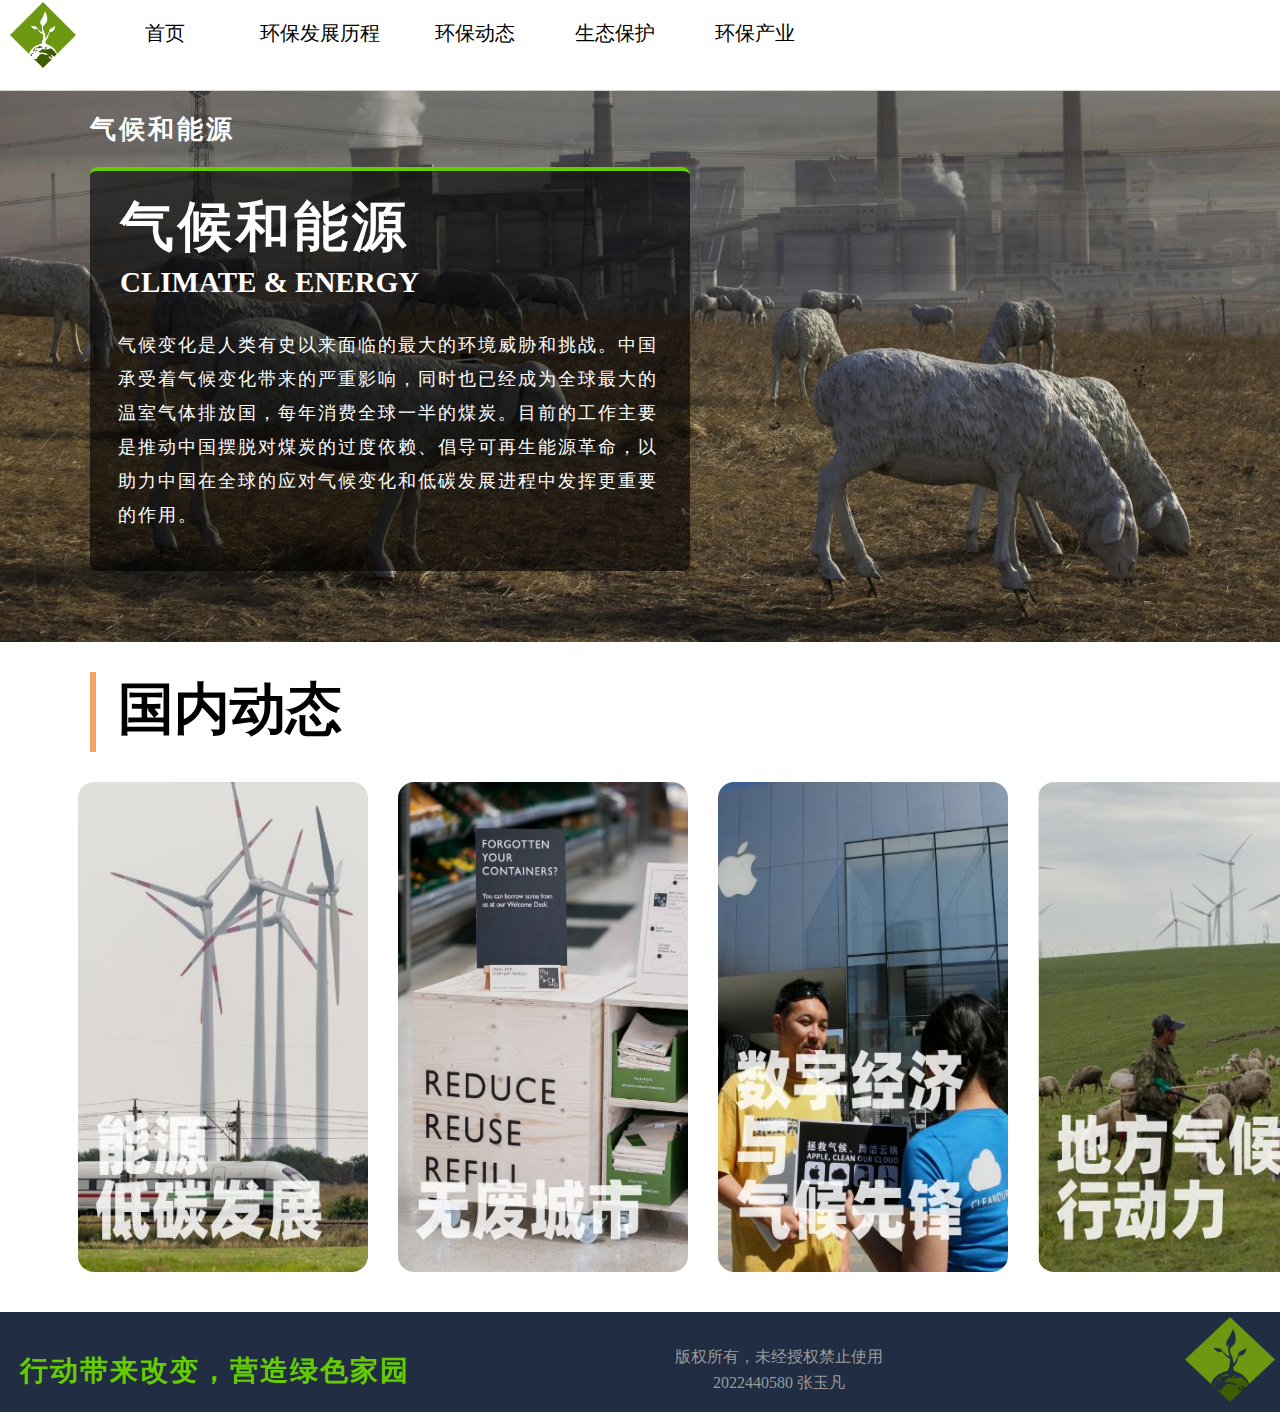
<file: Protection/Resource.html>
<!DOCTYPE html>
<html lang="zh">
<head>
    <meta charset="UTF-8">
    <title>气候和能源</title>
    <link rel="stylesheet" href="../CSS/Frame.css">
    <link rel="stylesheet" href="../CSS/Protection.css">
</head>
<body>
<div class="Menu">
    <div class="Menu_img">
        <img src="../IMG/index/Logo.png" alt="LOGO">
    </div>
    <div class="Menu_cont">
        <ul class="primary">
            <li class="Menu_title" id="back">
                <a href="../HTML/Index.html" target="_self">首页</a></li>
            <li class="Menu_title" id="develop">
                <a href="../HTML/Development.html" target="_self">环保发展历程</a>
            </li>
            <li class="Menu_title">
                <a href="../HTML/Trends.html" target="_self">环保动态</a>
            </li>
            <li class="Menu_title">
                <a href="#">生态保护</a>
                <ul class="second_menu">
                    <li><a href="../Protection/Resource.html" target="_self">气候和能源</a></li>
                    <li><a href="../Protection/Creature.html" target="_self">保护生物多样性</a></li>
                    <li><a href="../Protection/Sustainable.html" target="_self">可持续生活</a></li>
                </ul>
            <li class="Menu_title"><a href="../HTML/Industrial.html" target="_self">环保产业</a></li>
        </ul>
    </div>
</div>

<div class="topContainer">
    <div class="topImg">
        <img src="../IMG/Protection/Resource/climate.jpg" alt="climate">
    </div>
    <div class="topCue">
        <p>气候和能源</p>
    </div>
    <div class="content">
        <div class="contTitle">
            <p>气候和能源</p>
        </div>
        <div class="contTitleEN">
            <p>CLIMATE & ENERGY</p>
        </div>
        <div class="contTxt">
            气候变化是人类有史以来面临的最大的环境威胁和挑战。中国承受着气候变化带来的严重影响，同时也已经成为全球最大的温室气体排放国，每年消费全球一半的煤炭。目前的工作主要是推动中国摆脱对煤炭的过度依赖、倡导可再生能源革命，以助力中国在全球的应对气候变化和低碳发展进程中发挥更重要的作用。
        </div>
    </div>
</div>

<div class="Project">
    <div class="projectTitle">
        <p>国内动态</p>
    </div>
    <div class="lowCarbon" id="LowCarbon">
        <div class="item">
            <div class="flip">
                <img src="../IMG/Protection/Resource/lowCarbon.jpg" alt="能源低碳发展">
            </div>
            <div class="projectTxt">
                <h3>
                    能源低碳发展
                </h3>
                <p>
                    能源电力行业作为中国实现碳中和的关键所在，绿色和平能源低碳发展项目通过前沿研究、政策后评估和搭建跨领域沟通桥梁等工作方式，助力中国的能源电力行业向更加清洁与低碳的方向发展。
                </p>
            </div>
        </div>
    </div>

    <div class="City">
        <div class="item">
            <div class="flip">
                <img src="../IMG/Protection/Resource/City.jpg" alt="无废城市">
            </div>
            <div class="projectTxt">
                <h3>
                    无废城市
                </h3>
                <p>
                    循环经济不仅降低污染提高资源利用，更是控制温室气体排放的重要路径。绿色和平先后聚焦电子垃圾、塑料垃圾、城市生活垃圾、厨余垃圾等议题，以废弃物作为抓手探索中国循环经济的未来，推动循环经济实现可持续发展。
                </p>
            </div>
        </div>
    </div>

    <div class="Economics">
        <div class="item">
            <div class="flip">
                <img src="../IMG/Protection/Resource/Eco.jpg" alt="数字经济">
            </div>
            <div class="projectTxt">
                <h3>
                    数字经济与气候先锋
                </h3>
                <p>
                    推动国内信息通信行业（包括电子制造、数据中心、互联网科技行业等）和（超）大型互联网平台企业，成为应对气候变化以及迈向碳中和的先锋力量，带动行业伙伴共同迈向碳中和。
                </p>
            </div>
        </div>
    </div>

    <div class="Region">
        <div class="item">
            <div class="flip">
                <img src="../IMG/Protection/Resource/Regional.jpg" alt="地区环保">
            </div>
            <div class="projectTxt">
                <h3 style=" font-size: 36px">
                    地方气候行动力
                </h3>
                <p>
                    在中国提出实现碳达峰和碳中和的顶层设计后，项目致力于研究和分析地方气候行动力的潜能和前景设计，提升中国地方政府对气候行动力的重视高度、加速以地方为单位的中国经济社会的有序低碳转型。
                </p>
            </div>
        </div>
    </div>

</div>


<footer class="Footer">
    <div class="footerSlogan">
        <p>行动带来改变，营造绿色家园</p>
    </div>
    <div class="footerTxt">
        <p>版权所有，未经授权禁止使用</p>
        <p>2022440580 张玉凡</p>
        <p></p>
        <p></p>
    </div>
    <div class="footerImg">
        <img src="../IMG/index/Logo.png" alt="Logo">
    </div>
</footer>
</body>
</html>
</file>
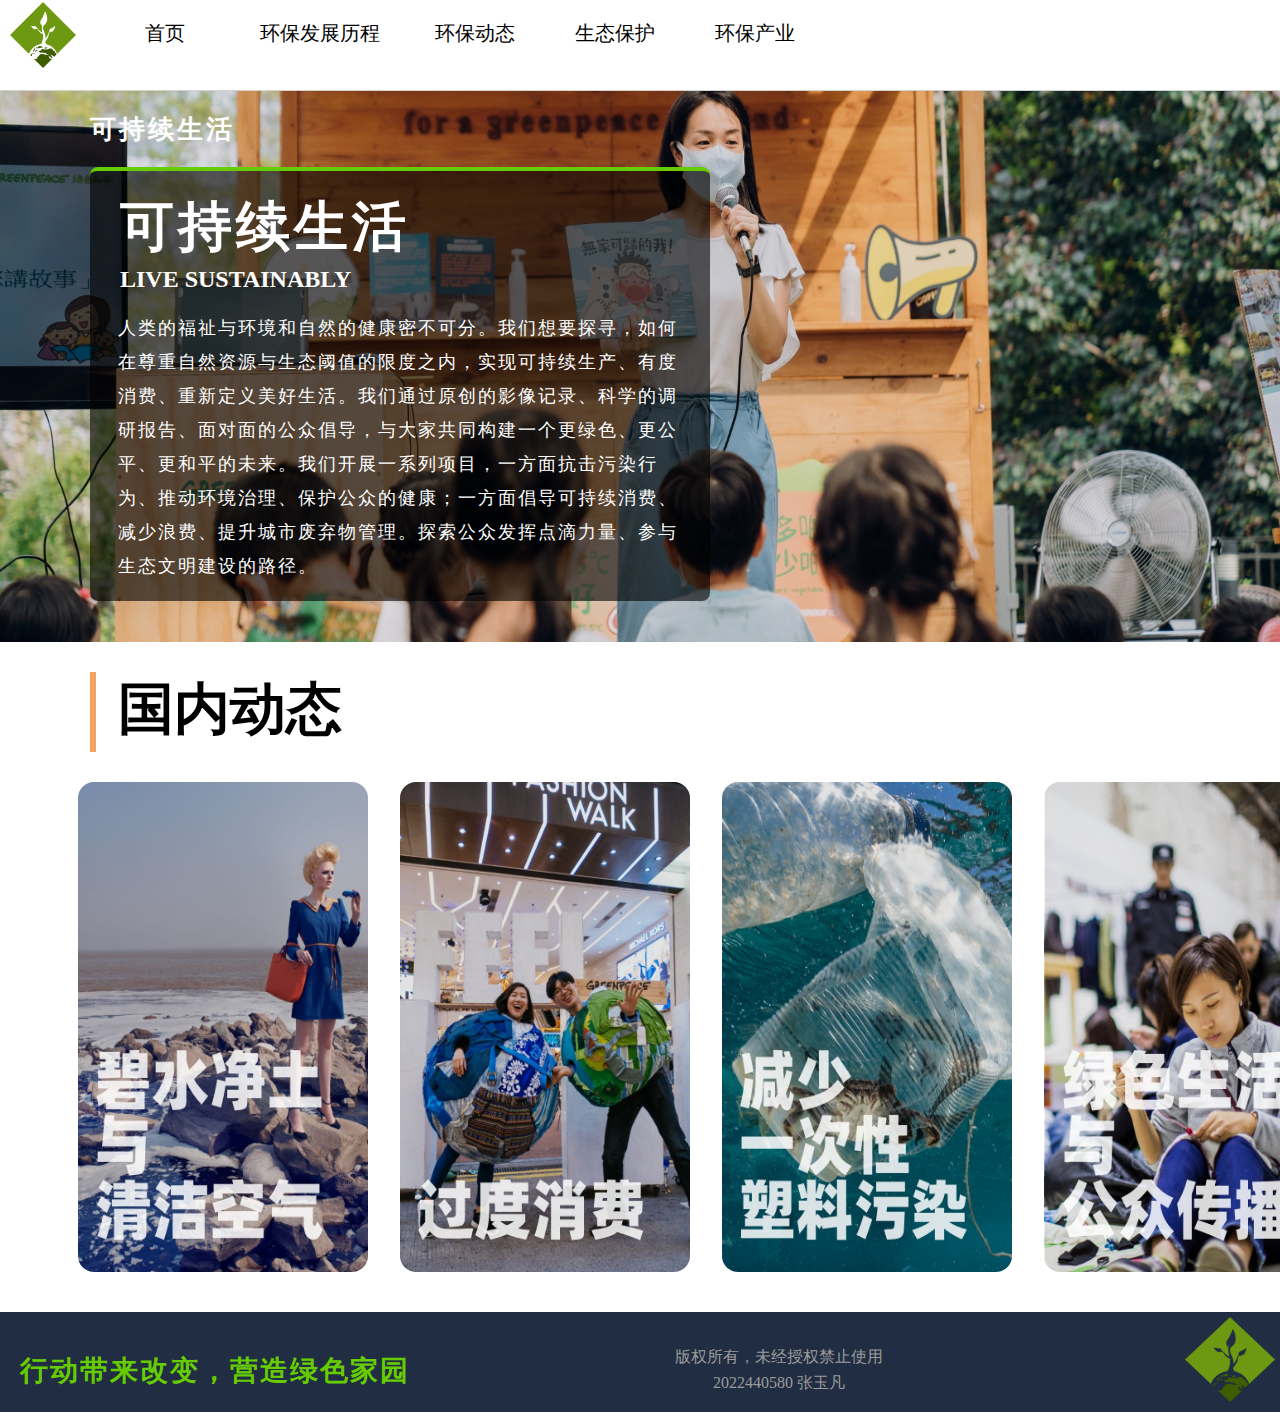
<file: Protection/Sustainable.html>
<!DOCTYPE html>
<html lang="zh">
<head>
    <meta charset="UTF-8">
    <title>可持续生活</title>
    <link rel="stylesheet" href="../CSS/Frame.css">
    <link rel="stylesheet" href="../CSS/Protection.css">
</head>
<body>
<div class="Menu">
    <div class="Menu_img">
        <img src="../IMG/index/Logo.png" alt="LOGO">
    </div>
    <div class="Menu_cont">
        <ul class="primary">
            <li class="Menu_title" id="back">
                <a href="../HTML/Index.html" target="_self">首页</a></li>
            <li class="Menu_title" id="develop">
                <a href="../HTML/Development.html" target="_self">环保发展历程</a>
            </li>
            <li class="Menu_title">
                <a href="../HTML/Trends.html" target="_self">环保动态</a>
            </li>
            <li class="Menu_title">
                <a href="#">生态保护</a>
                <ul class="second_menu">
                    <li><a href="../Protection/Resource.html" target="_self">气候和能源</a></li>
                    <li><a href="../Protection/Creature.html" target="_self">保护生物多样性</a></li>
                    <li><a href="../Protection/Sustainable.html" target="_self">可持续生活</a></li>
                </ul>
            <li class="Menu_title"><a href="../HTML/Industrial.html" target="_self">环保产业</a></li>
        </ul>
    </div>
</div>

<div class="topContainer" >
    <div class="topImg" id="sustainImg">
        <img src="../IMG/Protection/Sustainable/Sustainable.jpeg" alt="Sustainability">
    </div>
    <div class="topCue">
        <p>可持续生活</p>
    </div>
    <div class="content" id="Sustainable">
        <div class="contTitle">
            <p>可持续生活</p>
        </div>
        <div class="contTitleEN" id="sustainEN">
            <p>LIVE SUSTAINABLY</p>
        </div>
        <div class="contTxt">
            人类的福祉与环境和自然的健康密不可分。我们想要探寻，如何在尊重自然资源与生态阈值的限度之内，实现可持续生产、有度消费、重新定义美好生活。我们通过原创的影像记录、科学的调研报告、面对面的公众倡导，与大家共同构建一个更绿色、更公平、更和平的未来。我们开展一系列项目，一方面抗击污染行为、推动环境治理、保护公众的健康；一方面倡导可持续消费、减少浪费、提升城市废弃物管理。探索公众发挥点滴力量、参与生态文明建设的路径。
        </div>
    </div>
</div>

<div class="Project">
    <div class="projectTitle">
        <p>国内动态</p>
    </div>
    <div class="Fresh" id="fresh">
        <div class="item">
            <div class="flip">
                <img src="../IMG/Protection/Sustainable/Freshment.jpg" alt="碧水净土">
            </div>
            <div class="projectTxt">
                <h3>
                    碧水净土与清洁空气
                </h3>
                <p>
                    推动水污染、土壤污染、空气污染的治理和法规完善，助力生态文明建设。
                </p>
            </div>
        </div>
    </div>

    <div class="Consumption">
        <div class="item">
            <div class="flip">
                <img src="../IMG/Protection/Sustainable/Consumption.jpg" alt="过度消费">
            </div>
            <div class="projectTxt">
                <h3>
                    过度消费
                </h3>
                <p>
                    呼吁品牌和服装生产商应该改变快时尚生产模式，鼓励公众理性消费，珍惜物质和资源，少买优买。建立环保的“可持续时尚”理念。
                </p>
            </div>
        </div>
    </div>

    <div class="Plastic">
        <div class="item">
            <div class="flip">
                <img src="../IMG/Protection/Sustainable/Plastic.jpg" alt="减少一次性塑料污染">
            </div>
            <div class="projectTxt">
                <h3>
                    减少一次性塑料污染
                </h3>
                <p>
                    减少一次性塑料使用，推动企业和公众使用更环保、更聪明的包装。
                </p>
            </div>
        </div>
    </div>

    <div class="ecoLife">
        <div class="item">
            <div class="flip">
                <img src="../IMG/Protection/Sustainable/Ecolife.jpg" alt="绿色生活与公众传播">
            </div>
            <div class="projectTxt">
                <h3>
                    绿色生活与公众传播
                </h3>
                <p >
                    通过更加多元化的传播内容与活动形式，帮助公众理解、关注和参与到绿色生活的实践中。通过“中国环境故事网络”平台，提高中国公众对于环境保护的叙事能力,加强连接人类与自然命运共同体的环保意识。
                </p>
            </div>
        </div>
    </div>

</div>

<footer class="Footer">
    <div class="footerSlogan">
        <p>行动带来改变，营造绿色家园</p>
    </div>
    <div class="footerTxt">
        <p>版权所有，未经授权禁止使用</p>
        <p>2022440580 张玉凡</p>
        <p></p>
        <p></p>
    </div>
    <div class="footerImg">
        <img src="../IMG/index/Logo.png" alt="Logo">
    </div>
</footer>
</body>
</html>
</file>
<file: CSS/Index_page.css>
#back{
    border-top: #66CC00 2px solid;
}

#index_content{
    height:650px;
    width:1200px;
    margin:160px 40px 40px 40px;
    padding:10px;

}
.contHeading {
    margin-left: 56px;
}

.contHeading p{
    font-size: 54px;
    font-weight: bold;
    letter-spacing: 2px;
}

.ROLcont{
    width:1200px;
    height:640px;
    display: flex;
    margin: 0 50px;
}

.ROL1,.ROL2,.ROL3{
    display: inline-block;
    width:496px;
    height:586px;
    margin-top:20px;
    padding:0 12px;
}

.Pics img{
    width:396px;
    height:264px;
    border-top-right-radius: 1em;
    border-top-left-radius: 1em;
}

.txt{
    height: 300px;
    border: 1px lightgray solid;
    font-size: 18px;
    letter-spacing: 4px;
    padding:5px;
    line-height: 29px;
    overflow: hidden;
}

.txtTitle{
    font-size: 32px;
    margin:20px 5px;
}

.ROL1:hover{
    transform: translate(-8px,-8px);
    transition: .6s;
}

.ROL1,.ROL2,.ROL3{
    transition: all 0.4s ease 0s;
}

.ROL2:hover{
    transform: translate(-8px,-8px);
    transition: .6s;
}

.ROL3:hover{
    transform: translate(-8px,-8px);
    transition: .6s;
}

.txt:hover{
    color:#FFF;
    background: #66CC00;
    transition: .4s;
}

.txt{
    transition: all 0.4s ease 0s;
}

#Pictures{
    margin: 10px 20px 150px 20px;
    width: 700px;
    position: relative;
    top:50px;
    left: 80px  ;
    overflow: hidden;
    height: 500px;
}
#Pictures img{
    width: 700px;
    height:500px;
}
#Pictures > ul {
    display: flex;
    position: absolute;
}
#Pictures > ul,
#Pictures > ul > li{
    padding: 0;
    margin: 0;
    list-style:none;
}

#Pictures > ul{
    animation: switch 10s ease 1s infinite alternate; /* 设定动画播放 */
}
/* 制定动画规则 */
@keyframes switch{
    0%,13%{
        right: 0;
    }
    27%,41%{
        right: -700px;
    }
    55%,69%{
        right: -1400px;
    }
    83%,100% {
        right: -2100px;
    }
}

.ecoNews{
    height:600px;
    width:565px;
    position: absolute;
    top:910px;
    left:850px;
}

.newsHeading{
    height:80px;
    width: inherit;
}
.newsHeading p{
    text-align: center;
    color:green;
    font-size: 36px;
    font-family: 微软雅黑;
    /*font-weight: bold;*/
}

.newsList ul{
    list-style: none;
}
.newsList ul li{
    letter-spacing: 2px;
    height:50px;
    font-size: 20px;
    margin-bottom: 8px;
}
</file>
<file: CSS/Index_frame.css>
*{
    padding:0;
    margin:0;
}

a{
    text-decoration: none;
    color:#000;
}

.Header{
    width: 100%;
    height: 60px;
    padding:5px;
    position: fixed;
    top:0;
    z-index: 999;
    background: #242933;
}

.Header div,.Menu div{
    display: inline-block;
}

.Header_slogan{
    width:580px;
    position: absolute;
    top:15px;
    left: 50px;
}

.Header_slogan span{
    letter-spacing: 2px;
    font-size: 32px;
    font-weight: bold;
    text-align: center;
    color:#66CC00;
}

.Header_identity{
    width:400px;
    position:absolute;
    top:24px;
    right:5px;
}

.Header_identity span{
    color:#8A8F99;
    font-size: 16px;
}

.Menu{
    width: 100%;
    height:70px;
    border-bottom: lightgray solid 1px;
    position: fixed;
    top:70px;
    right: 0;
    z-index: 999;
    background-color: white;
}

.Menu_img{
    height:70px;
    width:70px;
    margin:2px 10px;
    float:left;
}

.Menu_img img{
    height:66px;
    width:66px;
}

.Menu_cont{
    width: 800px;
    float:left;
}

.primary{
    list-style: none;
    padding:5px;
    text-align: center;
    margin:15px 0 ;
    font-size: 20px;
}

.Menu_title{
    display: inline-block;
    width:140px;
    float: left;
}

#develop{
    width: 170px;
}

.second_menu{
    list-style: none;
    display: none;
    margin:10px 0;
}

.second_menu li{
    margin: 5px 0;
    font-size: 18px;
    padding: 5px 0;
    transition:all .2s ease 0s;
}

.Menu_title:hover{
    border-top:2px solid #000;
    transition: 0.6s;
    background: #F9F9F9;
}

.Menu_title:active{
    border-top:2px solid #66CC00;
}

.Menu_title:hover ul{
    display: block;
}

.second_menu li:hover{
    background: rgba(88.5% 88.5% 88.5% / 0.8);
    transition: 0.3s;
}

.Footer{
    height: 100px;
    background: #202D42;
    margin-top: 40px;
    position: relative;
    float: bottom;
}

.footerSlogan{
    float: left;
    margin-left:20px;
    position: absolute;
    color:#66CC00;
    top:40px;
}

.footerSlogan p{
    letter-spacing: 2px;
    font-size: 28px;
    font-weight: bold;
}

.footerTxt{
    position: absolute;
    top:30px;
    left:670px;
}

.footerTxt p{
    margin:5px;
    color:#9B9B9B;
    font-size: 16px;
    text-align: center ;
}

.footerImg{
    margin: 5px;
    float: right;
}
.footerImg img{
    height: 85px;
    width:90px;
}
</file>
<file: CSS/Frame.css>
*{
    padding:0;
    margin:0;
}
html,body{
    width: 100%;
    height:100%;
}
a{
    text-decoration: none;
    color:#000;
}

.Menu{
    width: 100%;
    height:10%;
    border-bottom: lightgray solid 1px;
    position: fixed;
    top:0;
    right: 0;
    z-index: 999;
    background-color: white;
}

.Menu_img{
    height:10%;
    width:70px;
    margin:2px 10px;
    float:left;
}

.Menu_img img{
    height:66px;
    width:66px;
}

.Menu_cont{
    width: 80%;
    float:left;
}

.primary{
    list-style: none;
    padding:5px;
    text-align: center;
    margin:15px 0 ;
    font-size: 20px;
}

.Menu_title{
    display: inline-block;
    width:140px;
    float: left;
}

#develop{
    width: 170px;
}

.second_menu{
    list-style: none;
    display: none;
    margin:10px 0;
}

.second_menu li{
    margin: 5px 0;
    font-size: 18px;
    padding: 5px 0;
}

.Menu_title:hover{
    border-top:2px solid #000;
    transition: 0.2s;
    background: #F9F9F9;
}

.Menu_title:active{
    border-top:2px solid #66CC00;
}

.Menu_title:hover ul{
    display: block;
}

.second_menu li:hover{
    background: rgba(88.5% 88.5% 88.5% / 0.8);
    transition: 0.3s;
}

.Footer{
    height: 100px;
    background: #202D42;
    margin-top: 40px;
    position: relative;
    float: bottom;
}

.footerSlogan{
    float: left;
    margin-left:20px;
    position: absolute;
    color:#66CC00;
    top:40px;
}

.footerSlogan p{
    letter-spacing: 2px;
    font-size: 28px;
    font-weight: bold;
}

.footerTxt{
    position: absolute;
    top:30px;
    left:670px;
}

.footerTxt p{
    margin:5px;
    color:#9B9B9B;
    font-size: 16px;
    text-align: center ;
}

.footerImg{
    margin: 5px;
    float: right;
}
.footerImg img{
    height: 85px;
    width:90px;
}
</file>
<file: CSS/Development.css>
#develop{
    border-top: #66CC00 2px solid;
}

.Heading_cont,.headImg{
    width:1200px;
    height:400px;
    position: relative;
    top:60px;
    margin: 5px auto;
}

.headImg img{
    height: 400px;
    width:1200px;
}

.headTitle{
    width:500px;
    height:200px;
    position: absolute;
    top:120px;
    left: 160px;
}

.headTitle h2{
    color:#FFF;
    letter-spacing: 4px;
    font-size: 50px;
}

.headTxt{
    width:700px;
    height:150px;
    position: absolute;
    top:190px;
    left:160px;
}

.headTxt p{
    color:#FFF;
    font-size: 17px;
}

.mainContent{
    padding: 10px 0;
    width:1150px;
    position: relative;
    top:120px;
    margin: 5px auto 120px auto;
}

.mainTitle{
    height:75px;
    width:1130px;
    margin:auto;
    border-bottom: #F2F2F2 1px solid;
}
.mainTitle h2{
    height:50px;
    font-size: 40px;
    letter-spacing: 1px;
    font-family: 微软雅黑;
    font-weight: bold;
    text-align: center;
    transition: all .4s ease 0s;
}

.mainTitle h2:hover{
    color:#FFF;
    background: #66CC00;
    transition: .4s;
    border-radius: 8px;
}

.para1,.para2,.para3,.para4{
    width:850px;
    margin:10px auto 20px auto;
}

.mainContent h1{
    font-size: 36px;
    margin-bottom:16px;
}

.mainContent p{
    letter-spacing: 4px;
    line-height: 38px;
    font-size: 20px;
}
</file>
<file: CSS/Industries.css>
#industry{
    border-top: #66CC00 2px solid;
}
/*Part 1*/
.industryTitle{
    width:400px;
    height:70px;
    position: center;
    margin:80px auto 60px auto;
}

.industryTitle h1{
    text-align: center;
    font-size: 62px;
    margin-bottom: 12px;
    border-bottom: #9B9B9B 2px solid;
    transition: all .4s ease 0s;
}

.industryTitle h1:hover {
    color: #FFFFFF;
    background: #66CC00;
    border-bottom: none;
    border-radius: 10px;
    transition: .4s;
}

.general,.policy,.distribution{
    width:1200px;
    height:320px;
    margin: 20px auto;
    padding:10px 0 10px 10px;
    border: #F2F2F2 solid 2px;
    border-radius: 1em;
    display: flex;
    flex-wrap: nowrap;
}

.generalTxt{
    width:400px;
    height:380px;
}

.heading{
    width:320px;
    height:50px;
}

.content{
    width:360px;
    padding:0 5px 10px 15px;
    height: 320px;
}

.heading h2{
    font-size: 28px;
    padding-left: 10px;
    text-align: center;
}

.content p{
    font-size: 19px;
    line-height: 34px;
    letter-spacing: 2px;
}
.Para2{
    margin-top:10px;
}

#generalGraph{
    width:820px;
    height:320px;
    margin-left: 20px;
}

/*Part 2*/
.policy{
    height:600px;
    width:1200px;
    padding: 0;
}

.policyTxt{
    width:320px;
    margin-top: 40px;
    margin-left: 20px;
}

#policyCont{
    width:280px;
    padding:0 5px 10px 15px;
    height: 350px;
}
#policyCont p{
    line-height: 36px;
}

.policyTable{
    width:840px;
    height:520px;
    margin-top: 15px;
    margin-left: 40px;
    padding:10px 10px 20px 20px;
}

.policyTitle{
    text-align: center;
}

.mainTable{
    border-collapse: collapse;
    border: 2px solid rgb(200,200,200);
}

.mainTable th{
    display: inline-block;
    font-size: 36px;
    padding-bottom: 10px;
    text-align: center;
    padding-left: 240px;
}

.tableHead td{
    display: inline-block;
    text-align: center;
    height:35px;
    font-size: 24px;
    font-weight: bold;
    padding:5px 0 10px 20px;
    border-bottom: 1px solid rgb(200,200,200);
    border-right: 1px solid rgb(200,200,200);
}

.tableHead td:nth-child(1){
    width:110px;
    border-top:1px solid rgb(200,200,200) ;
}

.tableHead td:nth-child(2){
    width:230px;
    border-top:1px solid rgb(200,200,200) ;
}
.tableHead td:nth-child(3){
    width:370px;
    padding-left: 40px;
    border-top:1px solid rgb(200,200,200) ;
}

.tableDetail td{
    display: inline-block;
    text-align: center;
    height:110px;
    font-size: 16px;
    letter-spacing: 2px;
    border-bottom: 1px solid rgb(200,200,200);
    border-right: 1px solid rgb(200,200,200);
}

.tableDetail td:nth-child(1){
    width:120px;
    padding:0 5px;
}

.tableDetail td:nth-child(2){
    width:220px;
    padding:0 15px;
}
.tableDetail td:nth-child(3){
    width:370px;
    padding:0 20px;
}

/*Part 3*/
.distribution{
    height:520px;
    width: 1250px;
}
.distribution h2{
    width:500px;
    text-align: center;
    margin:10px 10px 0 70px ;
    font-size: 26px;
    transition: all .4s ease 0s
}


#columnParagraph,#regionsParagraph{
    width:620px;
    height:500px;
}

.distribution h2:hover{
    color:#FFF;
    background: #5470C6;
    transition: .4s;
    border-radius: 5px;
}

.regionChartTxt h2{
    width: 450px;
    font-size: 26px;
    margin-top: 8px;
    margin-left: 80px;
}

/*Part 4*/
.Tendency{
    width:1300px;
    height:1000px;
    margin: 20px auto 40px ;
    padding:10px 0 10px 10px;
    border: #F2F2F2 solid 2px;
    border-radius: 1em;
}

.tendencyTxt{
    width:1100px;
    height:200px;
    padding:20px;
    margin:auto ;
}
.tendencyTitle{
    width: 600px;
    height:60px;
    margin:0  auto 20px;
    text-align: center;
}
.tendencyTitle h2{
    font-size: 28px;
    transition: all .6s ease 0s ;
}
.tendencyTitle h2:hover{
    transform: scale(120%);
    color:#FFF;
    background: #3270FC;
    transition: .6s;
    border-radius: 1em;
    cursor: pointer;
}

.tendencyCont{
    width:800px;
    padding:10px 20px;
    margin: auto;
    height:100px;
    font-size: 18px;
    letter-spacing: 4px;
    line-height: 28px;
}

.tendencyCharts{
    width:1250px;
    height:520px;
    display: flex;
    margin-top: 280px;
}

.contributeTitle, .employmentTitle{
    height:60px;
    margin-top: 30px;
    font-size: 18px;
}
.contributeTitle h2{
    margin-left: 180px;
}
.employmentTitle h2{
    margin-left: 160px;
}

#txt2{
    margin-top: 40px;
}

#contribution,#employment{
    width:600px;
    height:430px;
}
#contribution{
    margin-top: 20px;
}
#employment{
    width:600px;
    margin-left: 36px;
}
</file>
<file: CSS/Trends.css>
#Trends{
    border-top: #66CC00 2px solid;
}

.headContainer{
    height:640px;
    width:580px;
    margin:60px 10px 20px 0;
}

.headContainer div{
    display: inline-block;
}


.headContainer img{
    height:640px;
    width:580px;
    transition: all .8s ease 0s;
}

.headContainer img:hover  {
    transform: scale(115%,105%);
    transition: .8s;
}
.HCTxt{
    width: 540px;
    height:380px;
    position: absolute;
    top:160px;
    margin-left: 80px;
    padding:60px 20px 20px 40px;
    text-align: right;
    transition: all .6s ease 0s;
}

.HCTxt p{
    font-size: 64px;
    font-weight: bold;
    font-family: 微软雅黑;
    letter-spacing: 4px;
    line-height: 84px;
}

.HCTxt:hover{
    background: #66CC00;
    color: #FFFFFF;
    transition: .6s;
    border-radius: 6em;
}

.searching{
    height:80px;
    margin:20px 20px;
}

.searchList{
    position: relative;
    height: inherit;
    margin: inherit;
    border: 1px solid #9B9B9B;
    border-left: lightseagreen 6px solid;
    border-top-right-radius: 1em;
    border-bottom-right-radius: 1em;
}

.searchList ul li{
    display: inline-block;
    width:140px;
    margin:5px 30px;
    transition: .6s;
    font-family: 黑体;
    font-size:28px;
    text-align: center;
}

.Search{
    position: absolute;
    top:20px;
    left: 20px;
}

.searchFirst{
    color: #66CC00;
}

.searchme{
    transition: all .2s ease 0s;
}


.searchme:hover{
    color: #66CC00;
    transition: .4s;
}

.Search li p{
    cursor: pointer;
}

.trendsNews{
    width:1120px;
    margin:20px auto;
    padding: 0 10px;
}

.trendsNews div{
    display: inline-block;

}

.News{
    height:710px;
    width:500px;
    border: #9B9B9B solid 2px;
    border-radius: 1em;
    position: relative;
    transition: all .4s ease 0s;
    box-shadow: 8px 5px 5px #8A8F99;
}

.News1{
    /*position: relative;*/
    /*top:-30px;*/
    margin-top:40px;
    margin-left: 20px;
}

.News2{
    position: relative;
    top:-15px;
    margin-top:40px;
    margin-left: 60px;
}

.News3{
    margin-left: 20px;
}

.News4{
    position: relative;
    top:-35px;
    margin-top:20px;
    margin-left: 50px;
}

.newsImg img{
    width:500px;
    height:400px;
    border-top-left-radius: 12px;
    border-top-right-radius: 14px;
}

.newsDate{
    width:125px;
    height:78px;
    padding:15px 0 20px 0;
    text-align: center;
    color: #FFFFFF;
    background: #66CC00;
    border-radius: 8px;
    transition: all .4s ease 0s;
    position: absolute;
    top:325px;
    left:90px;
}

.newsDate h3{
    font-size: 40px;
}

.newsDate p{
    font-size: 22px;
}

.newsTxt,.tourismNewsTxt{
    width:470px;
    padding:0 10px;
    margin: auto;
    transition: all .4s ease 0s;
}

.newsTxt h2{
    font-size: 25px;
    margin-top: 50px;
    margin-bottom: 15px;
}

.newsTxt h2:hover{
    color: #66CC00;
}
.newsTxt p{
    font-size: 18px;
    letter-spacing: 2px;
    line-height: 32px;
}

.News:hover{
    transform: translate(-8px,-8px);
    transition: .4s;
    border-bottom-right-radius: 2em;
    border-bottom-left-radius: 2em;
    background: yellow;
}
.News:hover .newsDate{
    background: black;
    color:yellow;
    transition: .4s;
}
#infoNews2{
    height:800px;
}

#infoNews3{
    height:770px;
}

#activityNews2{
    height:830px;
}

#infoNews4{
    height: 810px;
    margin-top:65px;
}

#activityNews3{
    margin-top: 120px;
    height:830px;
}

#activityNews4{
    height:800px;
    margin-left: 60px;
    position: absolute;
    top:1700px;
    /*margin-top: 80px;*/
}

#box2{
    display: none;
}

#box3{
    display: none;
}

#tourismNews1{
    height:810px;
    position: relative;
    top:76px;
}

#tourismNews2{
    height:820px;
    position: relative;
    top:-22px;
    margin-bottom: 20px;
}

#tourismNews3{
    height:810px;
    top:45px;
    margin-bottom: 40px;
}

#tourismNews4{
    height:840px;
    top:15px;
    margin-bottom: 40px;
    margin-left: 60px;
}
#tourismNews4 h2
{
    font-size: 24px;
}
.tourismNewsTxt h2{
    font-size: 26px;
    margin-top: 20px;
    margin-bottom: 15px;
}

.tourismNewsTxt p{
    font-size: 18px;
    letter-spacing: 2px;
    line-height: 32px;
}
</file>
<file: CSS/Protection.css>
#Protect{
    border-top: #66CC00 2px solid;
}

/*气候和能源*/

.topContainer,.topImg{
    width:100%;
    height: 550px;
    margin:2px 0;
    position: relative;
}

.topImg img{
    width:100%;
    height: 640px;
}

.topCue{
    position: absolute;
    width:240px;
    height:100px;
    margin-bottom: 40px;
    top:110px;
    left:90px;
}

.topCue p{
    color:#FFF;
    letter-spacing: 3px;
    font-size: 26px;
    font-weight: bold;
}

.content{
    height:400px;
    width:600px;
    border-top: #66CC00 4px solid;
    border-radius: 8px;
    background: rgba(0,0,0, .6);
    position: absolute;
    top:165px;
    left: 90px;
    transition: all .6s ease 0s;
}
.content:hover{
    transition: .6s;
    transform: scale(108%);
    border-radius: 2em;
    cursor: unset;
}
.contTitle,.contTitleEN{
    width:500px;
    height:60px;
    color: #FFFFFF;
    font-weight: bold;

}
.contTitle{
    margin:20px 30px 10px 30px;
}

.contTitle p{
    font-family: 微软雅黑;
    letter-spacing: 4px;
    font-size: 54px;
}

.contTitleEN{
    margin:15px 30px 2px 30px;
    font-size: 29px;
}

.contTxt{
    color: #FFFFFF;
    margin: 2px 28px;
    letter-spacing: 2px;
    line-height: 34px;
    font-size: 18px;
}

.Project{
    width:1300px;
    height:600px;
    margin:120px 40px 40px 70px;
}
.protection{
    width:inherit;
    display: flex;
    flex-wrap: wrap;
}

.projectTitle{
    height:80px;
    margin:0 20px 20px 20px;
    padding: 0 22px;
    border-left: sandybrown 6px solid;
}

.projectTitle p{
    font-size: 56px;
    font-weight: bold;
}

.City,.Economics,.Region,.lowCarbon{
    width:300px;
    height:540px;
    display: inline-block;
    margin: 10px 8px;
}

/*#LowCarbon{*/
/*    margin-left: 18px;*/
/*}*/

.flip{
    width:300px;
    height:520px;
    position: absolute;
    perspective: 1000px;
    transition: .6s ease-in-out;
}

.flip img{
    width:290px;
    height:490px;
    border-radius: 1em;
}

.projectTxt{
    width:262px;
    height:480px;
    background: #66CC00;
    color: #FFFFFF;
    /*margin: auto;*/
    padding:5px 20px;
    font-size: 20px;
    line-height:36px;
    letter-spacing: 3px;
    font-weight: bold;
    border-radius: 1em;
    position: absolute;
    backface-visibility:hidden;
    perspective: 1000px;
    transform: rotateY(-180deg);
    transition: .6s ease-in-out;
}

.projectTxt h3{
    width:275px;
    font-size: 38px;
    text-align: center;
    margin:35px 5px 20px 0 ;
}

.item:hover .flip{
    transform: rotateY(-180deg);
}
.item:hover .projectTxt{
    transform: rotateY(-360deg);
}

/*保护生物多样性*/
#CreatureTxt{
    height:460px;
    width:680px;
}

#CreatureTxt:hover{
    transition: .6s;
    transform: scale(104%);
    border-radius: 2em;
    cursor: unset;
}

.oceanProtect,.forestProtect{
    width:580px;
    height:585px;
    display: inline-block;
    margin:10px 30px;
}

#Ocean{
    margin-left: 40px;
}

.flipCreature img{
    width:580px;
    height:435px;
    border-radius: 8px;
}

.flipCreature{
    width:580px;
    height:435px;
    position: absolute;
    perspective: 1000px;
    transition: .6s ease-in-out;
}

.projectTxtCreature{
    width:520px;
    height:426px;
    padding:5px 25px 5px 40px;
    position: absolute;
    border-radius: 8px;
    backface-visibility:hidden;
    perspective: 1000px;
    transform: rotateY(-180deg);
    transition: .6s ease-in-out;
    background: #66CC00;
    color: #FFFFFF;
}

.projectTxtCreature p{
    font-size: 20px;
    line-height: 36px;
    letter-spacing: 3px;
    font-weight: bold;
}

.projectTxtCreature h3{
    width:200px;
    font-size: 48px;
    text-align: center;
    margin:15px auto 10px auto  ;
}

.itemCreature:hover .flipCreature{
    transform: rotateY(-180deg);
}
.itemCreature:hover .projectTxtCreature{
    transform: rotateY(-360deg);
}

/*可持续生活*/
#Sustainable{
    height:430px;
    width:620px;
}
#sustainImg img{
    overflow: hidden;
}
#sustainEN{
    font-size: 24px;
    height:30px;
    margin-bottom: 15px;
}
.Fresh,.Consumption,.Plastic,.ecoLife{
    width:302px;
    height:540px;
    display: inline-block;
    margin: 10px 8px;
}
</file>
